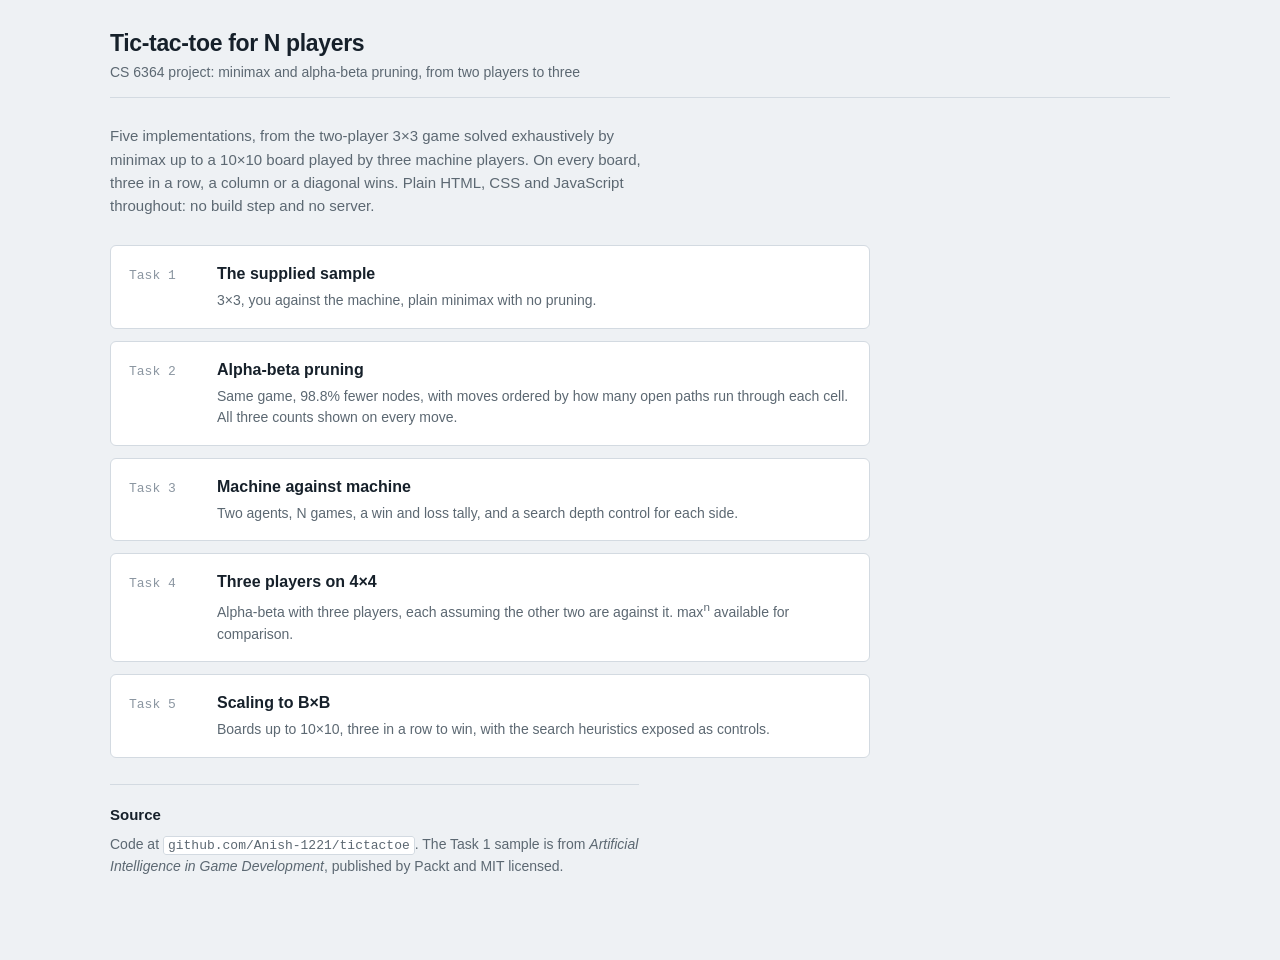
<file: index.html>
<!DOCTYPE html>
<html lang="en">
<head>
<meta charset="utf-8">
<meta name="viewport" content="width=device-width, initial-scale=1">
<title>Tic-Tac-Toe for N Players</title>
<link rel="stylesheet" href="shared/style.css">
<style>
  .tasks { display: grid; gap: 12px; max-width: 760px; }
  .tasks a {
    display: grid;
    grid-template-columns: 70px 1fr;
    gap: 18px;
    align-items: baseline;
    padding: 16px 18px;
    background: var(--panel);
    border: 1px solid var(--line);
    border-radius: 6px;
    text-decoration: none;
    color: inherit;
  }
  .tasks a:hover { border-color: var(--line-firm); }
  .tasks .no {
    font-family: var(--mono);
    font-size: 13px;
    color: var(--ink-faint);
  }
  .tasks h2 { margin: 0 0 3px; font-size: 16px; font-weight: 600; }
  .tasks p  { margin: 0; font-size: 14px; color: var(--ink-soft); }
  .lede { max-width: 66ch; color: var(--ink-soft); margin: 0 0 28px; }
</style>
</head>
<body>
<div class="wrap">

  <div class="masthead">
    <div>
      <h1>Tic-tac-toe for N players</h1>
      <p class="sub">CS 6364 project: minimax and alpha-beta pruning, from
        two players to three</p>
    </div>
  </div>

  <p class="lede">Five implementations, from the two-player 3&times;3 game
     solved exhaustively by minimax up to a 10&times;10 board played by three
     machine players. On every board, three in a row, a column or a diagonal
     wins. Plain HTML, CSS and JavaScript throughout: no build step and no
     server.</p>

  <div class="tasks">
    <a href="Task1/index.html">
      <span class="no">Task 1</span>
      <span>
        <h2>The supplied sample</h2>
        <p>3&times;3, you against the machine, plain minimax with no pruning.</p>
      </span>
    </a>
    <a href="Task2/index.html">
      <span class="no">Task 2</span>
      <span>
        <h2>Alpha-beta pruning</h2>
        <p>Same game, 98.8% fewer nodes, with moves ordered by how many open
           paths run through each cell. All three counts shown on every move.</p>
      </span>
    </a>
    <a href="Task3/index.html">
      <span class="no">Task 3</span>
      <span>
        <h2>Machine against machine</h2>
        <p>Two agents, N games, a win and loss tally, and a search depth
           control for each side.</p>
      </span>
    </a>
    <a href="Task4/index.html">
      <span class="no">Task 4</span>
      <span>
        <h2>Three players on 4&times;4</h2>
        <p>Alpha-beta with three players, each assuming the other two are
           against it. max<sup>n</sup> available for comparison.</p>
      </span>
    </a>
    <a href="Task5/index.html">
      <span class="no">Task 5</span>
      <span>
        <h2>Scaling to B&times;B</h2>
        <p>Boards up to 10&times;10, three in a row to win, with the search
           heuristics exposed as controls.</p>
      </span>
    </a>
  </div>

  <div class="notes">
    <h2>Source</h2>
    <p>Code at <code>github.com/Anish-1221/tictactoe</code>. The Task 1 sample
       is from <em>Artificial Intelligence in Game Development</em>, published
       by Packt and MIT licensed.</p>
  </div>

</div>
</body>
</html>
</file>
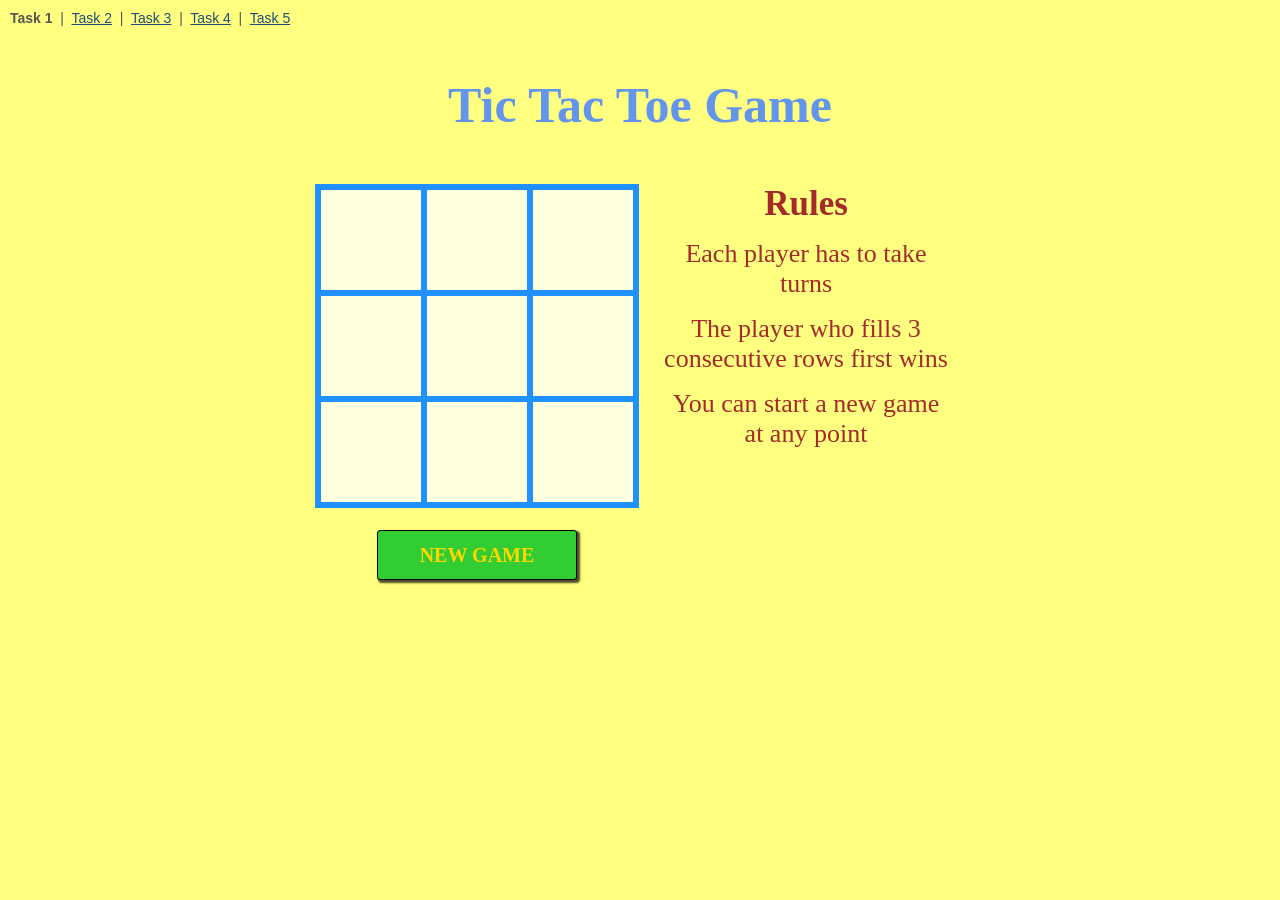
<file: Task1/index.html>
<!DOCTYPE html>
<html lang="en">
<head>
    <meta charset="utf-8">
    <meta name="viewport" content="width=device-width, initial-scale=1.0">
    <title>Task 1 - Supplied 3x3 Minimax Sample</title>
    <link rel="stylesheet" type="text/css" href="style.css">
</head>

<body>
    <p id="tasknav">
        <strong>Task 1</strong>
        &nbsp;|&nbsp; <a href="../Task2/index.html">Task 2</a>
        &nbsp;|&nbsp; <a href="../Task3/index.html">Task 3</a>
        &nbsp;|&nbsp; <a href="../Task4/index.html">Task 4</a>
        &nbsp;|&nbsp; <a href="../Task5/index.html">Task 5</a>
    </p>

    <header>
        <h1 id="head">Tic Tac Toe Game</h1>
    </header>

    <h1 id="result"></h1>

    <section id="game">
        <div id="tic">
            <canvas id="canvas1" width="100" height="100"></canvas>
            <canvas id="canvas2" width="100" height="100"></canvas>
            <canvas id="canvas3" width="100" height="100"></canvas>
            <br/>

            <canvas id="canvas4" width="100" height="100"></canvas>
            <canvas id="canvas5" width="100" height="100"></canvas>
            <canvas id="canvas6" width="100" height="100"></canvas>
            <br/>

            <canvas id="canvas7" width="100" height="100"></canvas>
            <canvas id="canvas8" width="100" height="100"></canvas>
            <canvas id="canvas9" width="100" height="100"></canvas>
            <center><button id="new">NEW GAME</button></center>
        </div>

        <div id="rules">
            <h2>Rules</h2>
            <p>Each player has to take turns</p>
            <p>The player who fills 3 consecutive rows first wins</p>
            <p>You can start a new game at any point</p>
        </div>
    </section>

    <script type="text/javascript" src="script.js"></script>
</body>
</html>
</file>
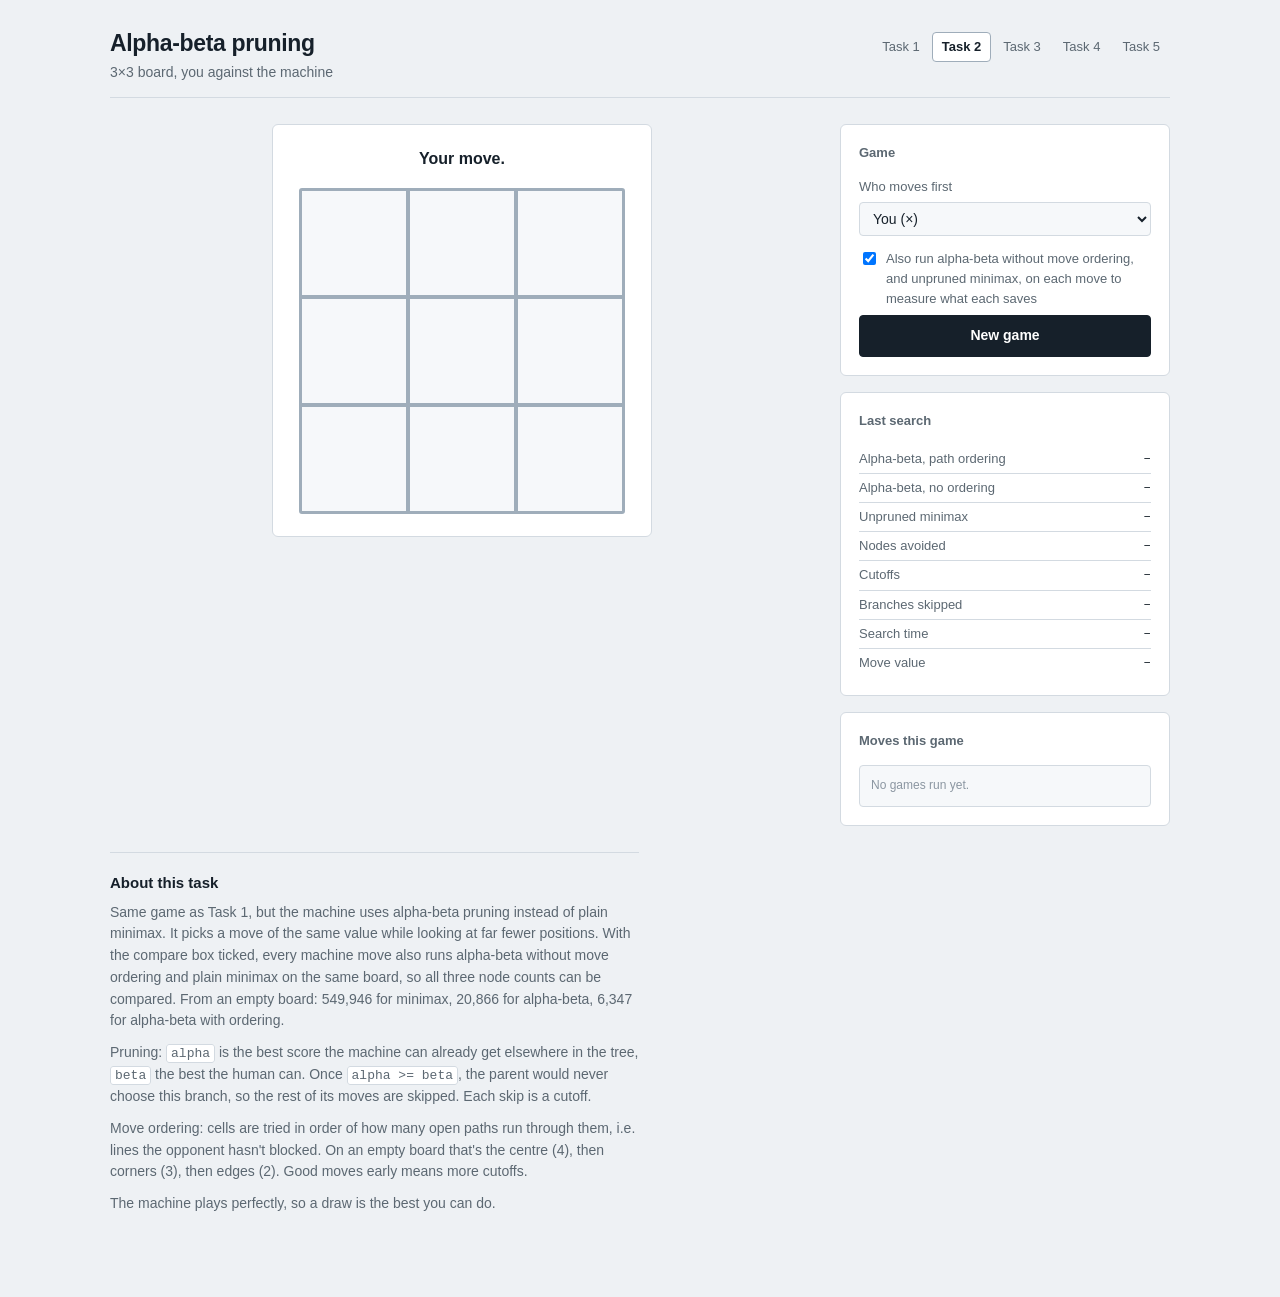
<file: Task2/index.html>
<!DOCTYPE html>
<html lang="en">
<head>
<meta charset="utf-8">
<meta name="viewport" content="width=device-width, initial-scale=1">
<title>Task 2 — Alpha-Beta Pruning</title>
<link rel="stylesheet" href="style.css">
</head>
<body>
<div class="wrap">

  <div class="masthead">
    <div>
      <h1>Alpha-beta pruning</h1>
      <p class="sub">3&times;3 board, you against the machine</p>
    </div>
    <div class="spacer"></div>
    <nav class="tasknav">
      <a href="../Task1/index.html">Task 1</a>
      <a href="../Task2/index.html" aria-current="page">Task 2</a>
      <a href="../Task3/index.html">Task 3</a>
      <a href="../Task4/index.html">Task 4</a>
      <a href="../Task5/index.html">Task 5</a>
    </nav>
  </div>

  <div class="layout">

    <div class="board-holder">
      <div class="status" id="status">Your move.</div>
      <div class="board" id="board"></div>
    </div>

    <div>
      <div class="panel">
        <h2>Game</h2>
        <div class="field">
          <label for="first">Who moves first</label>
          <select id="first">
            <option value="human" selected>You (&times;)</option>
            <option value="machine">Machine (&#9675;)</option>
          </select>
        </div>
        <div class="field" style="margin-bottom:6px">
          <label style="display:flex;gap:7px;align-items:flex-start;cursor:pointer">
            <input type="checkbox" id="compare" checked style="margin-top:3px">
            <span>Also run alpha-beta without move ordering, and unpruned
                  minimax, on each move to measure what each saves</span>
          </label>
        </div>
        <button class="action" id="newgame">New game</button>
      </div>

      <div class="panel">
        <h2>Last search</h2>
        <table class="readout">
          <tr><th>Alpha-beta, path ordering</th><td id="ab-nodes">&ndash;</td></tr>
          <tr><th>Alpha-beta, no ordering</th><td id="un-nodes">&ndash;</td></tr>
          <tr><th>Unpruned minimax</th><td id="mm-nodes">&ndash;</td></tr>
          <tr><th>Nodes avoided</th><td id="saved">&ndash;</td></tr>
          <tr><th>Cutoffs</th><td id="cutoffs">&ndash;</td></tr>
          <tr><th>Branches skipped</th><td id="skipped">&ndash;</td></tr>
          <tr><th>Search time</th><td id="ms">&ndash;</td></tr>
          <tr><th>Move value</th><td id="score">&ndash;</td></tr>
        </table>
      </div>

      <div class="panel">
        <h2>Moves this game</h2>
        <div class="log" id="log"></div>
      </div>
    </div>
  </div>

  <div class="notes">
    <h2>About this task</h2>
    <p>Same game as Task 1, but the machine uses alpha-beta pruning instead of
       plain minimax. It picks a move of the same value while looking at far
       fewer positions. With the compare box ticked, every machine move also
       runs alpha-beta without move ordering and plain minimax on the same
       board, so all three node counts can be compared. From an empty board:
       549,946 for minimax, 20,866 for alpha-beta, 6,347 for alpha-beta with
       ordering.</p>
    <p>Pruning: <code>alpha</code> is the best score the machine can already
       get elsewhere in the tree, <code>beta</code> the best the human can.
       Once <code>alpha &gt;= beta</code>, the parent would never choose this
       branch, so the rest of its moves are skipped. Each skip is a cutoff.</p>
    <p>Move ordering: cells are tried in order of how many open paths run
       through them, i.e. lines the opponent hasn't blocked. On an empty board
       that's the centre (4), then corners (3), then edges (2). Good moves
       early means more cutoffs.</p>
    <p>The machine plays perfectly, so a draw is the best you can do.</p>
  </div>

</div>
<script src="engine.js"></script>
<script src="app.js"></script>
</body>
</html>
</file>
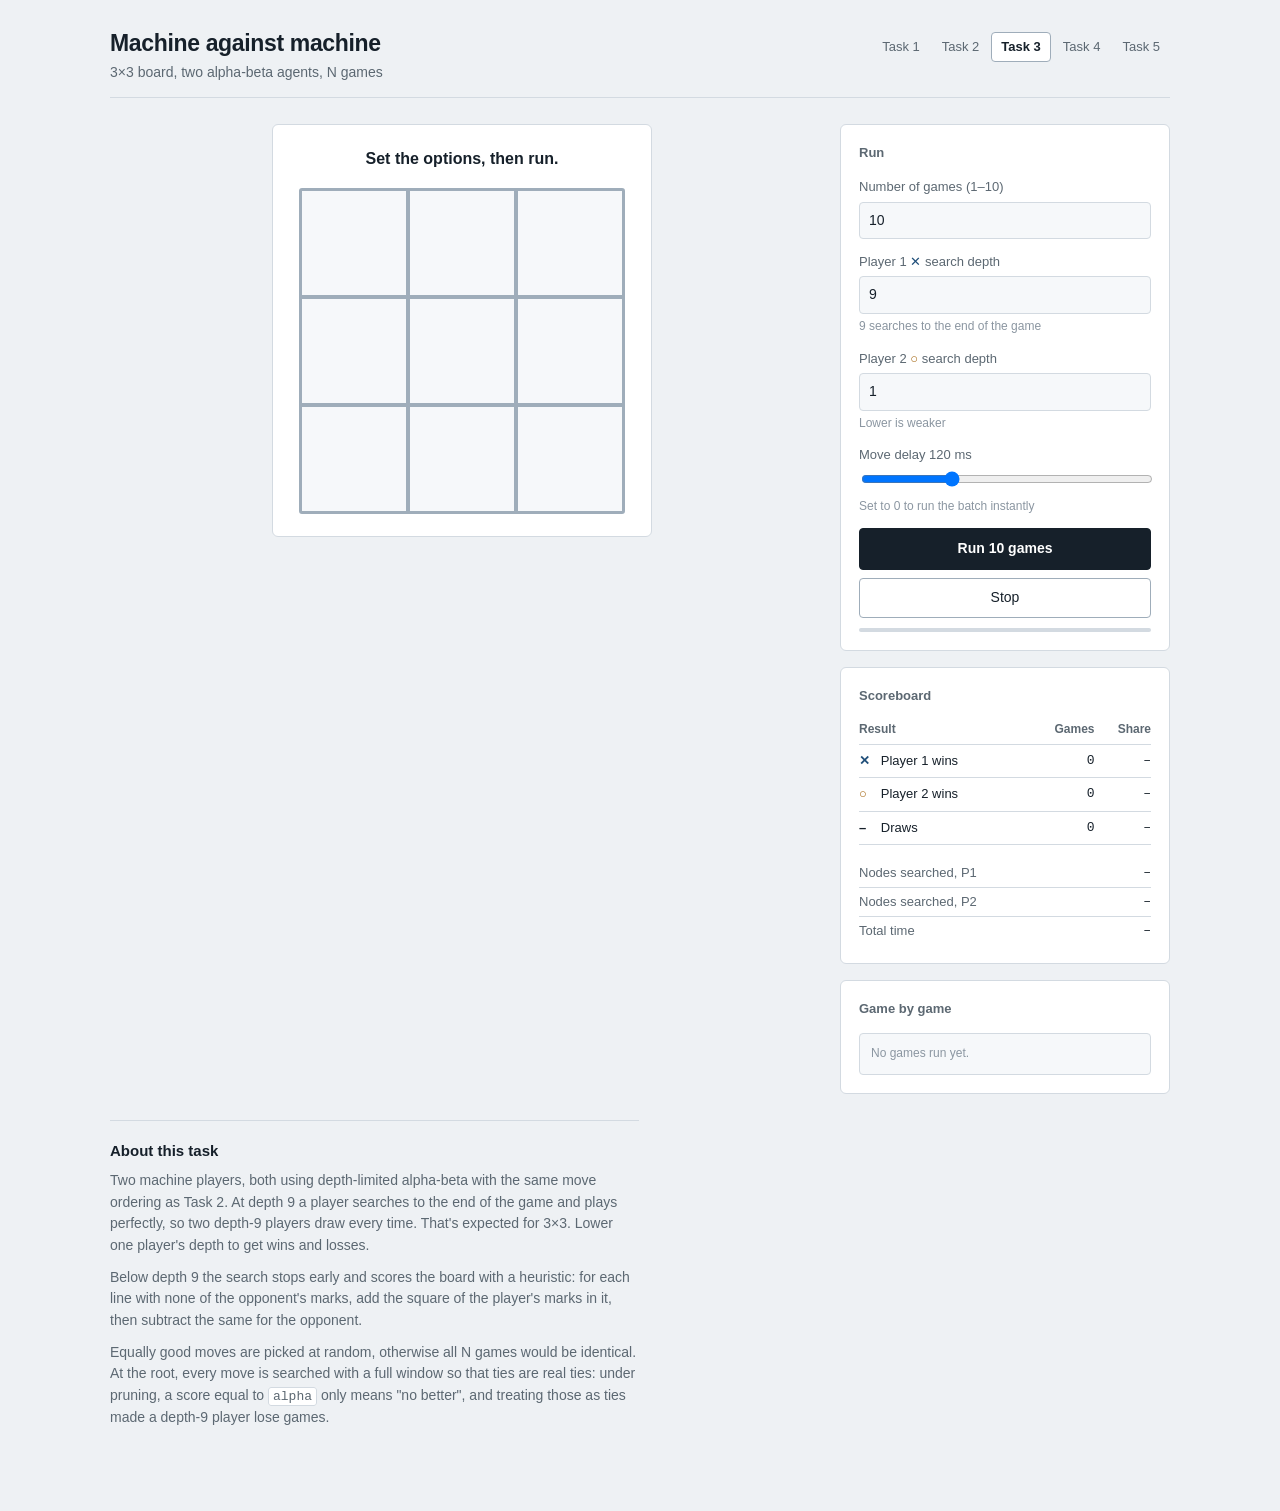
<file: Task3/index.html>
<!DOCTYPE html>
<html lang="en">
<head>
<meta charset="utf-8">
<meta name="viewport" content="width=device-width, initial-scale=1">
<title>Task 3 — Machine vs Machine</title>
<link rel="stylesheet" href="style.css">
</head>
<body>
<div class="wrap">

  <div class="masthead">
    <div>
      <h1>Machine against machine</h1>
      <p class="sub">3&times;3 board, two alpha-beta agents, N games</p>
    </div>
    <div class="spacer"></div>
    <nav class="tasknav">
      <a href="../Task1/index.html">Task 1</a>
      <a href="../Task2/index.html">Task 2</a>
      <a href="../Task3/index.html" aria-current="page">Task 3</a>
      <a href="../Task4/index.html">Task 4</a>
      <a href="../Task5/index.html">Task 5</a>
    </nav>
  </div>

  <div class="layout">

    <div class="board-holder">
      <div class="status" id="status">Set the options, then run.</div>
      <div class="board" id="board"></div>
    </div>

    <div>
      <div class="panel">
        <h2>Run</h2>
        <div class="field">
          <label for="games">Number of games (1&ndash;10)</label>
          <input type="number" id="games" min="1" max="10" value="10">
        </div>
        <div class="field">
          <label for="d1">Player 1 <span style="color:var(--p1)">&#10005;</span>
            search depth</label>
          <input type="number" id="d1" min="1" max="9" value="9">
          <div class="hint">9 searches to the end of the game</div>
        </div>
        <div class="field">
          <label for="d2">Player 2 <span style="color:var(--p2)">&#9675;</span>
            search depth</label>
          <input type="number" id="d2" min="1" max="9" value="1">
          <div class="hint">Lower is weaker</div>
        </div>
        <div class="field">
          <label for="delay">Move delay <span id="delayval">120 ms</span></label>
          <input type="range" id="delay" min="0" max="400" step="20" value="120">
          <div class="hint">Set to 0 to run the batch instantly</div>
        </div>
        <button class="action" id="run">Run 10 games</button>
        <button class="quiet" id="stop" disabled>Stop</button>
        <div class="progress"><i id="bar"></i></div>
      </div>

      <div class="panel">
        <h2>Scoreboard</h2>
        <table class="score">
          <tr><th>Result</th><th class="n">Games</th><th class="n">Share</th></tr>
          <tr class="r1">
            <td><span class="glyph">&#10005;</span> Player 1 wins</td>
            <td class="n" id="w1">0</td><td class="n" id="p1pct">&ndash;</td>
          </tr>
          <tr class="r2">
            <td><span class="glyph">&#9675;</span> Player 2 wins</td>
            <td class="n" id="w2">0</td><td class="n" id="p2pct">&ndash;</td>
          </tr>
          <tr>
            <td><span class="glyph">&ndash;</span> Draws</td>
            <td class="n" id="wd">0</td><td class="n" id="dpct">&ndash;</td>
          </tr>
        </table>
        <table class="readout" style="margin-top:14px">
          <tr><th>Nodes searched, P1</th><td id="n1">&ndash;</td></tr>
          <tr><th>Nodes searched, P2</th><td id="n2">&ndash;</td></tr>
          <tr><th>Total time</th><td id="ttime">&ndash;</td></tr>
        </table>
      </div>

      <div class="panel">
        <h2>Game by game</h2>
        <div class="log" id="log"></div>
      </div>
    </div>
  </div>

  <div class="notes">
    <h2>About this task</h2>
    <p>Two machine players, both using depth-limited alpha-beta with the same
       move ordering as Task 2. At depth 9 a player searches to the end of the
       game and plays perfectly, so two depth-9 players draw every time. That's
       expected for 3&times;3. Lower one player's depth to get wins and losses.</p>
    <p>Below depth 9 the search stops early and scores the board with a
       heuristic: for each line with none of the opponent's marks, add the
       square of the player's marks in it, then subtract the same for the
       opponent.</p>
    <p>Equally good moves are picked at random, otherwise all N games would
       be identical. At the root, every move is searched with a full window so
       that ties are real ties: under pruning, a score equal to
       <code>alpha</code> only means "no better", and treating those as ties
       made a depth-9 player lose games.</p>
  </div>

</div>
<script src="engine.js"></script>
<script src="app.js"></script>
</body>
</html>
</file>
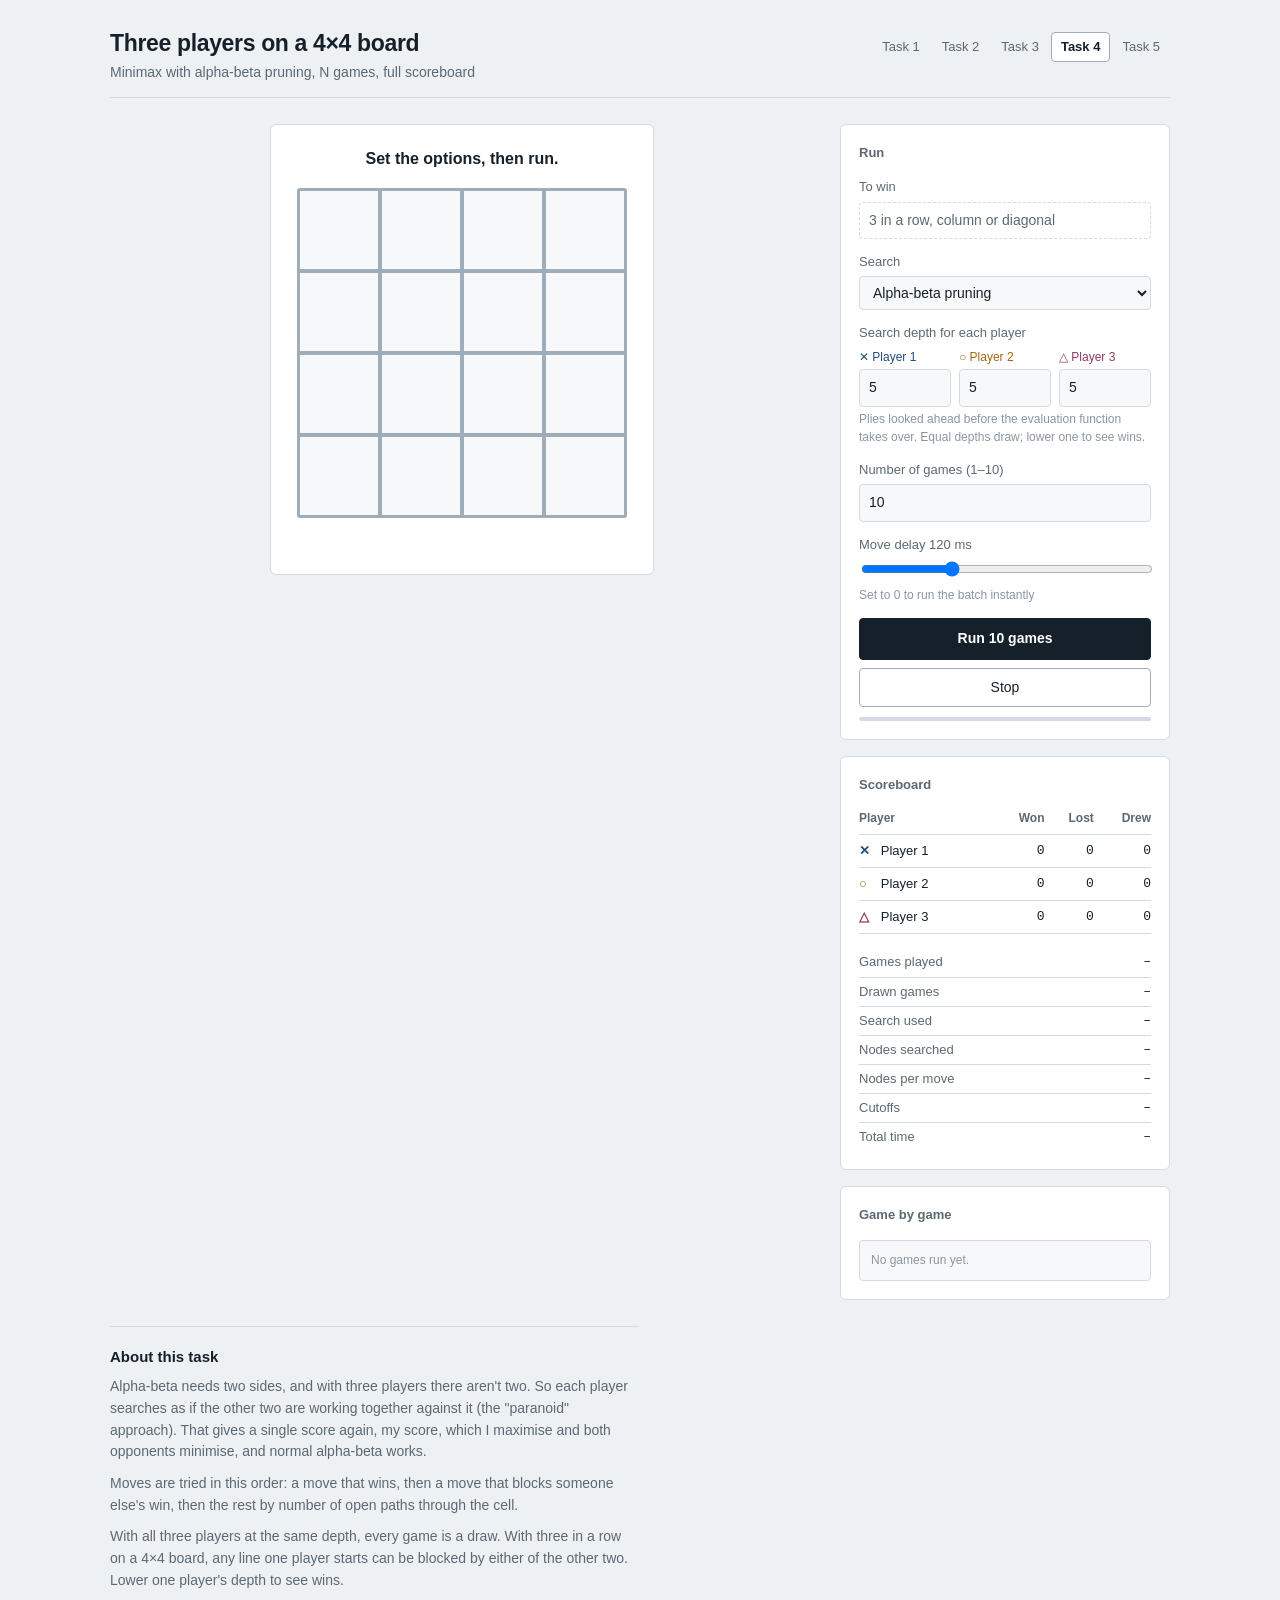
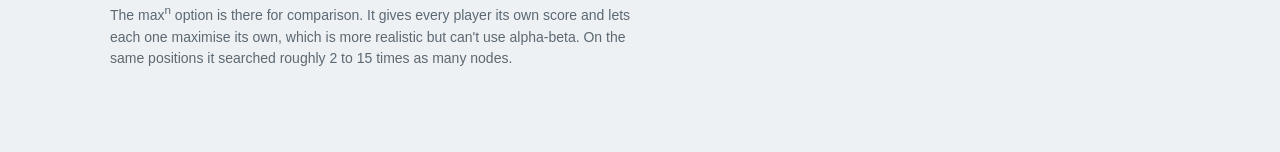
<file: Task4/index.html>
<!DOCTYPE html>
<html lang="en">
<head>
<meta charset="utf-8">
<meta name="viewport" content="width=device-width, initial-scale=1">
<title>Task 4 — 4×4, Three Machine Players</title>
<link rel="stylesheet" href="style.css">
</head>
<body>
<div class="wrap">

  <div class="masthead">
    <div>
      <h1>Three players on a 4&times;4 board</h1>
      <p class="sub">Minimax with alpha-beta pruning, N games, full scoreboard</p>
    </div>
    <div class="spacer"></div>
    <nav class="tasknav">
      <a href="../Task1/index.html">Task 1</a>
      <a href="../Task2/index.html">Task 2</a>
      <a href="../Task3/index.html">Task 3</a>
      <a href="../Task4/index.html" aria-current="page">Task 4</a>
      <a href="../Task5/index.html">Task 5</a>
    </nav>
  </div>

  <div class="layout">

    <div class="board-holder">
      <div class="status" id="status">Set the options, then run.</div>
      <div class="board" id="board"></div>
      <div id="warn" class="hint" style="color:var(--p2);min-height:18px"></div>
    </div>

    <div>
      <div class="panel">
        <h2>Run</h2>
        <div class="field">
          <label>To win</label>
          <div class="fixed">3 in a row, column or diagonal</div>
        </div>
        <div class="field">
          <label for="method">Search</label>
          <select id="method">
            <option value="alphabeta" selected>Alpha-beta pruning</option>
            <option value="maxn">max&#8319;, no pruning (for comparison)</option>
          </select>
        </div>
        <div class="field">
          <label>Search depth for each player</label>
          <div class="trio">
            <label><span class="who p1">&#10005; Player 1</span>
              <input type="number" id="d1" min="1" max="7" value="5"></label>
            <label><span class="who p2">&#9675; Player 2</span>
              <input type="number" id="d2" min="1" max="7" value="5"></label>
            <label><span class="who p3">&#9651; Player 3</span>
              <input type="number" id="d3" min="1" max="7" value="5"></label>
          </div>
          <div class="hint">Plies looked ahead before the evaluation function
            takes over. Equal depths draw; lower one to see wins.</div>
        </div>
        <div class="field">
          <label for="games">Number of games (1&ndash;10)</label>
          <input type="number" id="games" min="1" max="10" value="10">
        </div>
        <div class="field">
          <label for="delay">Move delay <span id="delayval">120 ms</span></label>
          <input type="range" id="delay" min="0" max="400" step="20" value="120">
          <div class="hint">Set to 0 to run the batch instantly</div>
        </div>
        <button class="action" id="run">Run 10 games</button>
        <button class="quiet" id="stop" disabled>Stop</button>
        <div class="progress"><i id="bar"></i></div>
      </div>

      <div class="panel">
        <h2>Scoreboard</h2>
        <table class="score">
          <tr>
            <th>Player</th><th class="n">Won</th>
            <th class="n">Lost</th><th class="n">Drew</th>
          </tr>
          <tr class="r1">
            <td><span class="glyph">&#10005;</span> Player 1</td>
            <td class="n" id="w1">0</td><td class="n" id="l1">0</td>
            <td class="n" id="dr1">0</td>
          </tr>
          <tr class="r2">
            <td><span class="glyph">&#9675;</span> Player 2</td>
            <td class="n" id="w2">0</td><td class="n" id="l2">0</td>
            <td class="n" id="dr2">0</td>
          </tr>
          <tr class="r3">
            <td><span class="glyph">&#9651;</span> Player 3</td>
            <td class="n" id="w3">0</td><td class="n" id="l3">0</td>
            <td class="n" id="dr3">0</td>
          </tr>
        </table>
        <table class="readout" style="margin-top:14px">
          <tr><th>Games played</th><td id="played">&ndash;</td></tr>
          <tr><th>Drawn games</th><td id="draws">&ndash;</td></tr>
          <tr><th>Search used</th><td id="used">&ndash;</td></tr>
          <tr><th>Nodes searched</th><td id="nodes">&ndash;</td></tr>
          <tr><th>Nodes per move</th><td id="permove">&ndash;</td></tr>
          <tr><th>Cutoffs</th><td id="cutoffs">&ndash;</td></tr>
          <tr><th>Total time</th><td id="ttime">&ndash;</td></tr>
        </table>
      </div>

      <div class="panel">
        <h2>Game by game</h2>
        <div class="log" id="log"></div>
      </div>
    </div>
  </div>

  <div class="notes">
    <h2>About this task</h2>
    <p>Alpha-beta needs two sides, and with three players there aren't two.
       So each player searches as if the other two are working together
       against it (the "paranoid" approach). That gives a single score again,
       my score, which I maximise and both opponents minimise, and normal
       alpha-beta works.</p>
    <p>Moves are tried in this order: a move that wins, then a move that
       blocks someone else's win, then the rest by number of open paths
       through the cell.</p>
    <p>With all three players at the same depth, every game is a draw. With
       three in a row on a 4&times;4 board, any line one player starts can be
       blocked by either of the other two. Lower one player's depth to see
       wins.</p>
    <p>The max<sup>n</sup> option is there for comparison. It gives every
       player its own score and lets each one maximise its own, which is more
       realistic but can't use alpha-beta. On the same positions it searched
       roughly 2 to 15 times as many nodes.</p>
  </div>

</div>
<script src="engine.js"></script>
<script src="app.js"></script>
</body>
</html>
</file>
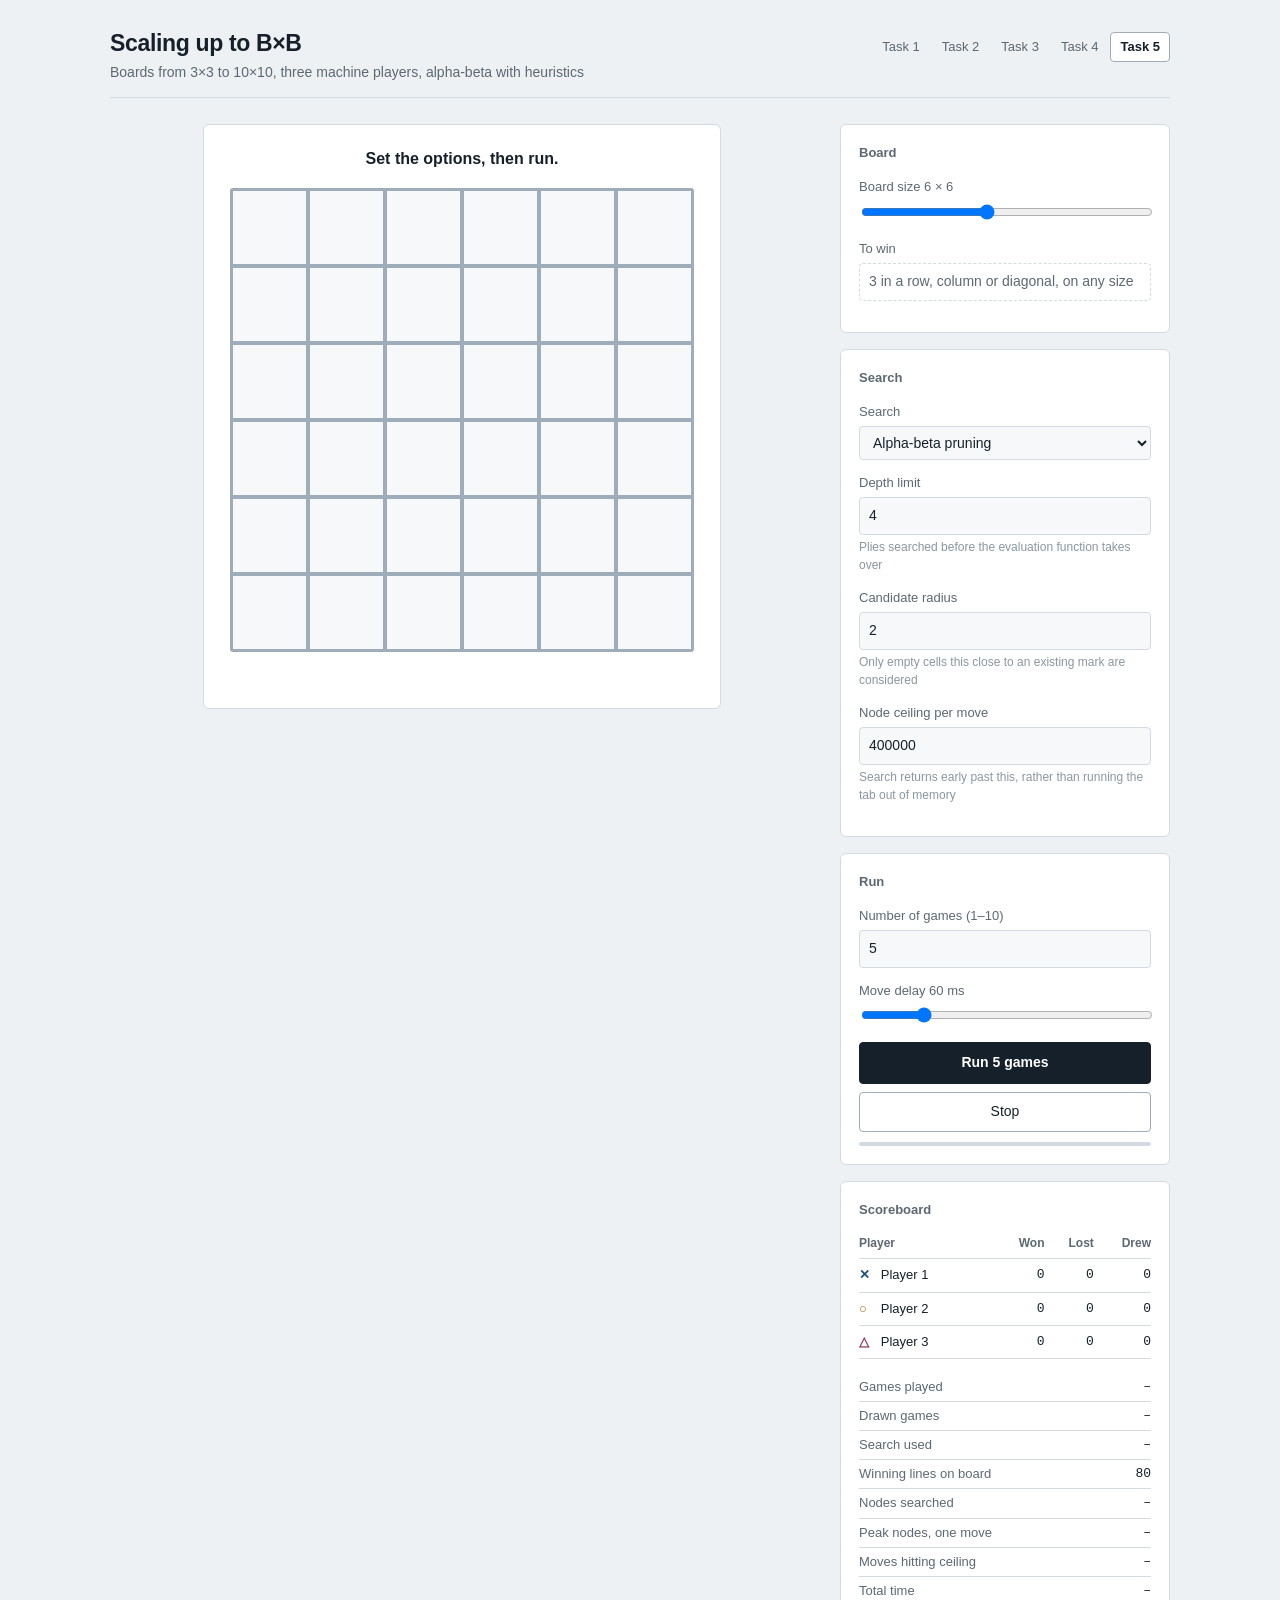
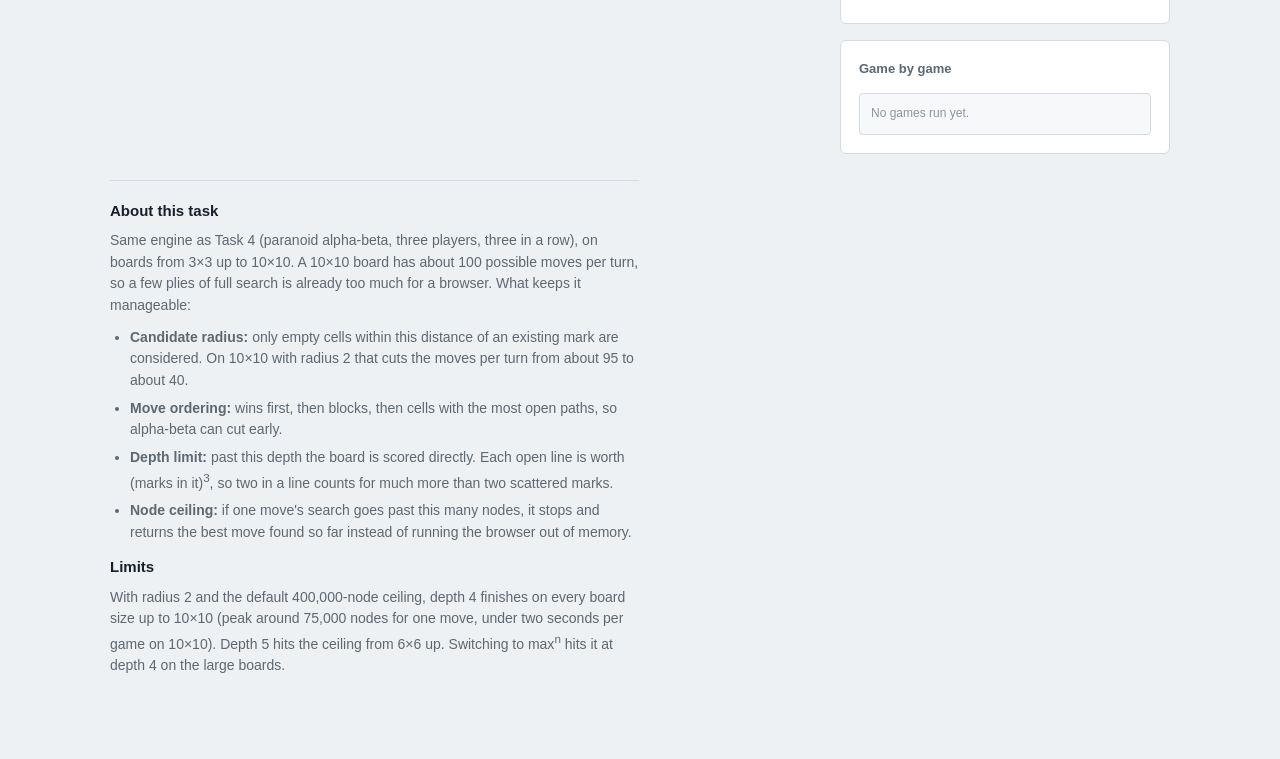
<file: Task5/index.html>
<!DOCTYPE html>
<html lang="en">
<head>
<meta charset="utf-8">
<meta name="viewport" content="width=device-width, initial-scale=1">
<title>Task 5 — B×B Board, Three Machine Players</title>
<link rel="stylesheet" href="style.css">
</head>
<body>
<div class="wrap">

  <div class="masthead">
    <div>
      <h1>Scaling up to B&times;B</h1>
      <p class="sub">Boards from 3&times;3 to 10&times;10, three machine
        players, alpha-beta with heuristics</p>
    </div>
    <div class="spacer"></div>
    <nav class="tasknav">
      <a href="../Task1/index.html">Task 1</a>
      <a href="../Task2/index.html">Task 2</a>
      <a href="../Task3/index.html">Task 3</a>
      <a href="../Task4/index.html">Task 4</a>
      <a href="../Task5/index.html" aria-current="page">Task 5</a>
    </nav>
  </div>

  <div class="layout">

    <div class="board-holder">
      <div class="status" id="status">Set the options, then run.</div>
      <div class="board" id="board"></div>
      <div id="warn" class="hint" style="color:var(--p2);min-height:18px;
           max-width:460px;text-align:center"></div>
    </div>

    <div>
      <div class="panel">
        <h2>Board</h2>
        <div class="field">
          <label for="size">Board size <span id="sizeval">6 &times; 6</span></label>
          <input type="range" id="size" min="3" max="10" step="1" value="6">
        </div>
        <div class="field">
          <label>To win</label>
          <div class="fixed">3 in a row, column or diagonal, on any size</div>
        </div>
      </div>

      <div class="panel">
        <h2>Search</h2>
        <div class="field">
          <label for="method">Search</label>
          <select id="method">
            <option value="alphabeta" selected>Alpha-beta pruning</option>
            <option value="maxn">max&#8319;, no pruning (for comparison)</option>
          </select>
        </div>
        <div class="field">
          <label for="depth">Depth limit</label>
          <input type="number" id="depth" min="1" max="6" value="4">
          <div class="hint">Plies searched before the evaluation function
            takes over</div>
        </div>
        <div class="field">
          <label for="radius">Candidate radius</label>
          <input type="number" id="radius" min="1" max="4" value="2">
          <div class="hint">Only empty cells this close to an existing mark
            are considered</div>
        </div>
        <div class="field">
          <label for="budget">Node ceiling per move</label>
          <input type="number" id="budget" min="10000" max="5000000"
                 step="10000" value="400000">
          <div class="hint">Search returns early past this, rather than
            running the tab out of memory</div>
        </div>
      </div>

      <div class="panel">
        <h2>Run</h2>
        <div class="field">
          <label for="games">Number of games (1&ndash;10)</label>
          <input type="number" id="games" min="1" max="10" value="5">
        </div>
        <div class="field">
          <label for="delay">Move delay <span id="delayval">60 ms</span></label>
          <input type="range" id="delay" min="0" max="300" step="20" value="60">
        </div>
        <button class="action" id="run">Run 5 games</button>
        <button class="quiet" id="stop" disabled>Stop</button>
        <div class="progress"><i id="bar"></i></div>
      </div>

      <div class="panel">
        <h2>Scoreboard</h2>
        <table class="score">
          <tr>
            <th>Player</th><th class="n">Won</th>
            <th class="n">Lost</th><th class="n">Drew</th>
          </tr>
          <tr class="r1">
            <td><span class="glyph">&#10005;</span> Player 1</td>
            <td class="n" id="w1">0</td><td class="n" id="l1">0</td>
            <td class="n" id="d1">0</td>
          </tr>
          <tr class="r2">
            <td><span class="glyph">&#9675;</span> Player 2</td>
            <td class="n" id="w2">0</td><td class="n" id="l2">0</td>
            <td class="n" id="d2">0</td>
          </tr>
          <tr class="r3">
            <td><span class="glyph">&#9651;</span> Player 3</td>
            <td class="n" id="w3">0</td><td class="n" id="l3">0</td>
            <td class="n" id="d3">0</td>
          </tr>
        </table>
        <table class="readout" style="margin-top:14px">
          <tr><th>Games played</th><td id="played">&ndash;</td></tr>
          <tr><th>Drawn games</th><td id="draws">&ndash;</td></tr>
          <tr><th>Search used</th><td id="used">&ndash;</td></tr>
          <tr><th>Winning lines on board</th><td id="nlines">&ndash;</td></tr>
          <tr><th>Nodes searched</th><td id="nodes">&ndash;</td></tr>
          <tr><th>Peak nodes, one move</th><td id="peak">&ndash;</td></tr>
          <tr><th>Moves hitting ceiling</th><td id="hits">&ndash;</td></tr>
          <tr><th>Total time</th><td id="ttime">&ndash;</td></tr>
        </table>
      </div>

      <div class="panel">
        <h2>Game by game</h2>
        <div class="log" id="log"></div>
      </div>
    </div>
  </div>

  <div class="notes">
    <h2>About this task</h2>
    <p>Same engine as Task 4 (paranoid alpha-beta, three players, three in a
       row), on boards from 3&times;3 up to 10&times;10. A 10&times;10 board has
       about 100 possible moves per turn, so a few plies of full search is
       already too much for a browser. What keeps it manageable:</p>
    <ul>
      <li><strong>Candidate radius:</strong> only empty cells within this
          distance of an existing mark are considered. On 10&times;10 with
          radius 2 that cuts the moves per turn from about 95 to about 40.</li>
      <li><strong>Move ordering:</strong> wins first, then blocks, then cells
          with the most open paths, so alpha-beta can cut early.</li>
      <li><strong>Depth limit:</strong> past this depth the board is scored
          directly. Each open line is worth (marks in it)<sup>3</sup>, so two
          in a line counts for much more than two scattered marks.</li>
      <li><strong>Node ceiling:</strong> if one move's search goes past this
          many nodes, it stops and returns the best move found so far instead
          of running the browser out of memory.</li>
    </ul>
    <h2>Limits</h2>
    <p>With radius 2 and the default 400,000-node ceiling, depth 4 finishes on
       every board size up to 10&times;10 (peak around 75,000 nodes for one
       move, under two seconds per game on 10&times;10). Depth 5 hits the ceiling
       from 6&times;6 up. Switching to max<sup>n</sup> hits it at depth 4 on
       the large boards.</p>
  </div>

</div>
<script src="engine.js"></script>
<script src="app.js"></script>
</body>
</html>
</file>
<file: shared/style.css>
/* Shared styles for Tasks 2 to 5 (Task 1 keeps its original CSS).
   Copied into each task folder so each one works on its own. */

:root {
  color-scheme: light dark;
  --ground:      #eef1f4;
  --panel:       #ffffff;
  --panel-sunk:  #f6f8fa;
  --line:        #d3dae1;
  --line-firm:   #9fadba;
  --ink:         #16202a;
  --ink-soft:    #5c6872;
  --ink-faint:   #8b96a1;
  --ink-hover:   #000000;

  /* players: colour plus a distinct glyph, so colour is never the only cue */
  --p1: #1f4e79;
  --p2: #a3650f;
  --p3: #8e3a63;
  --p1-wash: #e3ecf5;
  --p2-wash: #f7eedd;
  --p3-wash: #f6e6ee;

  --sans: ui-sans-serif, -apple-system, BlinkMacSystemFont, "Segoe UI",
          Roboto, Helvetica, Arial, sans-serif;
  --mono: ui-monospace, SFMono-Regular, Menlo, Consolas, "Liberation Mono",
          monospace;
}

@media (prefers-color-scheme: dark) {
  :root {
    --ground:     #191e24;
    --panel:      #222930;
    --panel-sunk: #1d232a;
    --line:       #39424c;
    --line-firm:  #5a6672;
    --ink:        #e7ecf1;
    --ink-soft:   #a9b4bf;
    --ink-faint:  #7d8894;
    --ink-hover:  #ffffff;
    --p1: #7fb2e5;
    --p2: #e0a750;
    --p3: #d980ac;
    --p1-wash: #1e2d3c;
    --p2-wash: #332a19;
    --p3-wash: #321f2a;
  }
}

* { box-sizing: border-box; }

body {
  margin: 0;
  padding: 0 20px 72px;
  background: var(--ground);
  color: var(--ink);
  font-family: var(--sans);
  font-size: 15px;
  line-height: 1.55;
  -webkit-font-smoothing: antialiased;
}

.wrap { max-width: 1060px; margin: 0 auto; }

/* ---- masthead ------------------------------------------------- */

.masthead {
  display: flex;
  flex-wrap: wrap;
  align-items: baseline;
  gap: 8px 18px;
  padding: 26px 0 14px;
  border-bottom: 1px solid var(--line);
  margin-bottom: 26px;
}

.masthead h1 {
  margin: 0;
  font-size: 23px;
  font-weight: 650;
  letter-spacing: -0.015em;
}

.masthead .sub {
  margin: 0;
  color: var(--ink-soft);
  font-size: 14px;
}

.masthead .spacer { flex: 1 1 auto; }

.tasknav {
  display: flex;
  gap: 2px;
  font-size: 13px;
}

.tasknav a {
  padding: 4px 9px;
  border: 1px solid transparent;
  border-radius: 4px;
  color: var(--ink-soft);
  text-decoration: none;
}

.tasknav a:hover { background: var(--panel); border-color: var(--line); }

.tasknav a[aria-current="page"] {
  background: var(--panel);
  border-color: var(--line-firm);
  color: var(--ink);
  font-weight: 600;
}

/* ---- two column layout ---------------------------------------- */

.layout {
  display: grid;
  grid-template-columns: minmax(0, 1fr) 330px;
  gap: 26px;
  align-items: start;
}

@media (max-width: 860px) {
  .layout { grid-template-columns: 1fr; }
}

/* ---- panels ---------------------------------------------------- */

.panel {
  background: var(--panel);
  border: 1px solid var(--line);
  border-radius: 6px;
  padding: 18px;
}

.panel + .panel { margin-top: 16px; }

.panel h2 {
  margin: 0 0 14px;
  font-size: 13px;
  font-weight: 650;
  color: var(--ink-soft);
}

/* ---- board ------------------------------------------------------ */

.board-holder {
  background: var(--panel);
  border: 1px solid var(--line);
  border-radius: 6px;
  padding: 22px 26px;
  display: flex;
  flex-direction: column;
  align-items: center;
  gap: 16px;
  justify-self: center;
  min-width: 340px;
}

.board {
  display: grid;
  gap: 4px;
  background: var(--line-firm);
  border: 3px solid var(--line-firm);
  border-radius: 3px;
  touch-action: manipulation;
}

.cell {
  background: var(--panel-sunk);
  border: 0;
  margin: 0;
  padding: 0;
  display: grid;
  place-items: center;
  font-family: var(--sans);
  font-weight: 600;
  color: var(--ink-faint);
  cursor: pointer;
  transition: background-color .12s ease;
}

.cell:disabled { cursor: default; }
.cell:hover:not(:disabled):not(.taken) { background: var(--p1-wash); }
.cell:focus-visible { outline: 3px solid var(--p1); outline-offset: -3px; }

.cell.p1 { color: var(--p1); background: var(--p1-wash); }
.cell.p2 { color: var(--p2); background: var(--p2-wash); }
.cell.p3 { color: var(--p3); background: var(--p3-wash); }

/* the cell the engine just chose, so you can follow its play */
.cell.just-played { box-shadow: inset 0 0 0 3px currentColor; }

/* cells forming the winning line */
.cell.winning { background: var(--ink); color: var(--panel); }

@media (prefers-reduced-motion: reduce) {
  .cell { transition: none; }
}

/* ---- status line ------------------------------------------------ */

.status {
  font-size: 16px;
  min-height: 24px;
  text-align: center;
  font-weight: 550;
}

.status .who-p1 { color: var(--p1); }
.status .who-p2 { color: var(--p2); }
.status .who-p3 { color: var(--p3); }

/* ---- controls --------------------------------------------------- */

.field { margin-bottom: 13px; }

.field label {
  display: block;
  font-size: 13px;
  color: var(--ink-soft);
  margin-bottom: 4px;
}

.field input[type="number"],
.field select {
  width: 100%;
  padding: 7px 9px;
  font: inherit;
  font-size: 14px;
  color: var(--ink);
  background: var(--panel-sunk);
  border: 1px solid var(--line);
  border-radius: 4px;
}

.field input[type="range"] { width: 100%; }

/* three small inputs side by side, one per player */
.trio { display: grid; grid-template-columns: repeat(3, 1fr); gap: 8px; }
.trio label { margin: 0; }
.trio .who { display: block; font-size: 12px; margin-bottom: 3px; }
.trio .who.p1 { color: var(--p1); }
.trio .who.p2 { color: var(--p2); }
.trio .who.p3 { color: var(--p3); }

/* a setting that is fixed by the rules rather than chosen */
.fixed {
  font-size: 14px;
  padding: 7px 9px;
  border: 1px dashed var(--line);
  border-radius: 4px;
  color: var(--ink-soft);
}

.field .hint {
  font-size: 12px;
  color: var(--ink-faint);
  margin-top: 3px;
}

button.action {
  width: 100%;
  padding: 9px 14px;
  font: inherit;
  font-size: 14px;
  font-weight: 600;
  color: var(--panel);
  background: var(--ink);
  border: 1px solid var(--ink);
  border-radius: 4px;
  cursor: pointer;
}

button.action:hover:not(:disabled) { background: var(--ink-hover); }
button.action:disabled { opacity: .45; cursor: default; }

button.quiet {
  width: 100%;
  padding: 8px 14px;
  margin-top: 8px;
  font: inherit;
  font-size: 14px;
  color: var(--ink);
  background: var(--panel);
  border: 1px solid var(--line-firm);
  border-radius: 4px;
  cursor: pointer;
}

button.quiet:hover { background: var(--panel-sunk); }

/* ---- readouts: monospace here is for column alignment of numbers,
        not decoration ---------------------------------------------- */

.readout { width: 100%; border-collapse: collapse; font-size: 13px; }

.readout th {
  text-align: left;
  font-weight: 400;
  color: var(--ink-soft);
  padding: 4px 0;
}

.readout td {
  text-align: right;
  font-family: var(--mono);
  font-variant-numeric: tabular-nums;
  font-size: 13px;
  padding: 4px 0;
}

.readout tr + tr th,
.readout tr + tr td { border-top: 1px solid var(--line); }

/* ---- scoreboard -------------------------------------------------- */

.score { width: 100%; border-collapse: collapse; font-size: 13px; }

.score th {
  text-align: left;
  font-weight: 600;
  color: var(--ink-soft);
  font-size: 12px;
  padding: 0 0 6px;
  border-bottom: 1px solid var(--line);
}

.score th.n, .score td.n { text-align: right; }

.score td {
  padding: 6px 0;
  border-bottom: 1px solid var(--line);
}

.score td.n {
  font-family: var(--mono);
  font-variant-numeric: tabular-nums;
}

.score .glyph {
  display: inline-block;
  width: 1.4em;
  font-weight: 700;
}

.score .r1 .glyph { color: var(--p1); }
.score .r2 .glyph { color: var(--p2); }
.score .r3 .glyph { color: var(--p3); }

/* ---- game log ----------------------------------------------------- */

.log {
  max-height: 190px;
  overflow-y: auto;
  overflow-x: auto;
  font-family: var(--mono);
  font-size: 12px;
  line-height: 1.7;
  color: var(--ink-soft);
  background: var(--panel-sunk);
  border: 1px solid var(--line);
  border-radius: 4px;
  padding: 9px 11px;
  white-space: pre;
}

.log:empty::after {
  content: "No games run yet.";
  color: var(--ink-faint);
  font-family: var(--sans);
  white-space: normal;
}

/* ---- notes -------------------------------------------------------- */

.notes {
  margin-top: 26px;
  padding-top: 18px;
  border-top: 1px solid var(--line);
  color: var(--ink-soft);
  font-size: 14px;
  max-width: 68ch;
}

.notes h2 { font-size: 15px; color: var(--ink); margin: 0 0 8px; }
.notes p { margin: 0 0 10px; }
.notes ul { margin: 0 0 12px; padding-left: 20px; }
.notes li { margin-bottom: 6px; }
.notes code {
  font-family: var(--mono);
  font-size: 13px;
  background: var(--panel);
  border: 1px solid var(--line);
  border-radius: 3px;
  padding: 1px 4px;
}

.progress {
  height: 4px;
  background: var(--line);
  border-radius: 2px;
  overflow: hidden;
  margin-top: 10px;
}

.progress > i {
  display: block;
  height: 100%;
  width: 0;
  background: var(--p1);
  transition: width .15s linear;
}
</file>
<file: Task1/style.css>
* {
    padding: 0;
    margin: 0;
}

html { 
    background-color: #ffff80; 
}

header{
    text-align: center;
    margin: 50px;
	padding: 0; 
}

h1#head { 
    font-size: 50px;
    font-family: Cursive;
    color: cornflowerblue;
}

h1#result {
    font-size: 30px;
    font-family: Verdana;
    color: chocolate;
    text-align: center;
    margin-bottom: 30px;
}

canvas {
    border: 3px solid dodgerblue; 
    background-color: lightyellow;
    text-align: center;
	/* Added to join the canvases after we created the red strike throughts */
	display: block;
	float: left;
}

#game {
    position: relative;
    width: 650px; 
    height: 322px;
    margin: 0 auto;
}

#tic {
    position: relative;
    margin: 0 auto;
    width: 318px;
    height: 318px;
    display: inline-block;
    float: left;
	border: 3px solid dodgerblue; 
}

#rules {
    position: relative;
    width: 318px;
    height: 318px;
    text-align: center;
    display: inline-block;
    float: right;
}

p {
    font-size: 26px;
    margin: 15px;
    color: brown;
}

h2 {
    font-size: 35px;
    color: brown;
}

button {
    margin-top: 25px; 
    width: 200px;
    height: 50px;
    font-size: 20px;
    font-weight: bold;
    font-family: cursive;
    background-color: limegreen;
    color: gold;
    border: 1px solid black; 
	box-shadow: 2px 2px 2px 1px rgba(0, 0, 0, 0.7);
	border-radius: 3px;
}

canvas:hover {
    background-color: lightblue;
}

button:hover {
    background: green;
}
/* --- added for Task 1: navigation strip back to the other tasks --- */
#tasknav {
    font-family: Arial, Helvetica, sans-serif;
    font-size: 14px;
    color: #555;
    margin: 10px 0 0 10px;
}
#tasknav a { color: #1f4e79; }
</file>
<file: Task2/style.css>
/* Shared styles for Tasks 2 to 5 (Task 1 keeps its original CSS).
   Copied into each task folder so each one works on its own. */

:root {
  color-scheme: light dark;
  --ground:      #eef1f4;
  --panel:       #ffffff;
  --panel-sunk:  #f6f8fa;
  --line:        #d3dae1;
  --line-firm:   #9fadba;
  --ink:         #16202a;
  --ink-soft:    #5c6872;
  --ink-faint:   #8b96a1;
  --ink-hover:   #000000;

  /* players: colour plus a distinct glyph, so colour is never the only cue */
  --p1: #1f4e79;
  --p2: #a3650f;
  --p3: #8e3a63;
  --p1-wash: #e3ecf5;
  --p2-wash: #f7eedd;
  --p3-wash: #f6e6ee;

  --sans: ui-sans-serif, -apple-system, BlinkMacSystemFont, "Segoe UI",
          Roboto, Helvetica, Arial, sans-serif;
  --mono: ui-monospace, SFMono-Regular, Menlo, Consolas, "Liberation Mono",
          monospace;
}

@media (prefers-color-scheme: dark) {
  :root {
    --ground:     #191e24;
    --panel:      #222930;
    --panel-sunk: #1d232a;
    --line:       #39424c;
    --line-firm:  #5a6672;
    --ink:        #e7ecf1;
    --ink-soft:   #a9b4bf;
    --ink-faint:  #7d8894;
    --ink-hover:  #ffffff;
    --p1: #7fb2e5;
    --p2: #e0a750;
    --p3: #d980ac;
    --p1-wash: #1e2d3c;
    --p2-wash: #332a19;
    --p3-wash: #321f2a;
  }
}

* { box-sizing: border-box; }

body {
  margin: 0;
  padding: 0 20px 72px;
  background: var(--ground);
  color: var(--ink);
  font-family: var(--sans);
  font-size: 15px;
  line-height: 1.55;
  -webkit-font-smoothing: antialiased;
}

.wrap { max-width: 1060px; margin: 0 auto; }

/* ---- masthead ------------------------------------------------- */

.masthead {
  display: flex;
  flex-wrap: wrap;
  align-items: baseline;
  gap: 8px 18px;
  padding: 26px 0 14px;
  border-bottom: 1px solid var(--line);
  margin-bottom: 26px;
}

.masthead h1 {
  margin: 0;
  font-size: 23px;
  font-weight: 650;
  letter-spacing: -0.015em;
}

.masthead .sub {
  margin: 0;
  color: var(--ink-soft);
  font-size: 14px;
}

.masthead .spacer { flex: 1 1 auto; }

.tasknav {
  display: flex;
  gap: 2px;
  font-size: 13px;
}

.tasknav a {
  padding: 4px 9px;
  border: 1px solid transparent;
  border-radius: 4px;
  color: var(--ink-soft);
  text-decoration: none;
}

.tasknav a:hover { background: var(--panel); border-color: var(--line); }

.tasknav a[aria-current="page"] {
  background: var(--panel);
  border-color: var(--line-firm);
  color: var(--ink);
  font-weight: 600;
}

/* ---- two column layout ---------------------------------------- */

.layout {
  display: grid;
  grid-template-columns: minmax(0, 1fr) 330px;
  gap: 26px;
  align-items: start;
}

@media (max-width: 860px) {
  .layout { grid-template-columns: 1fr; }
}

/* ---- panels ---------------------------------------------------- */

.panel {
  background: var(--panel);
  border: 1px solid var(--line);
  border-radius: 6px;
  padding: 18px;
}

.panel + .panel { margin-top: 16px; }

.panel h2 {
  margin: 0 0 14px;
  font-size: 13px;
  font-weight: 650;
  color: var(--ink-soft);
}

/* ---- board ------------------------------------------------------ */

.board-holder {
  background: var(--panel);
  border: 1px solid var(--line);
  border-radius: 6px;
  padding: 22px 26px;
  display: flex;
  flex-direction: column;
  align-items: center;
  gap: 16px;
  justify-self: center;
  min-width: 340px;
}

.board {
  display: grid;
  gap: 4px;
  background: var(--line-firm);
  border: 3px solid var(--line-firm);
  border-radius: 3px;
  touch-action: manipulation;
}

.cell {
  background: var(--panel-sunk);
  border: 0;
  margin: 0;
  padding: 0;
  display: grid;
  place-items: center;
  font-family: var(--sans);
  font-weight: 600;
  color: var(--ink-faint);
  cursor: pointer;
  transition: background-color .12s ease;
}

.cell:disabled { cursor: default; }
.cell:hover:not(:disabled):not(.taken) { background: var(--p1-wash); }
.cell:focus-visible { outline: 3px solid var(--p1); outline-offset: -3px; }

.cell.p1 { color: var(--p1); background: var(--p1-wash); }
.cell.p2 { color: var(--p2); background: var(--p2-wash); }
.cell.p3 { color: var(--p3); background: var(--p3-wash); }

/* the cell the engine just chose, so you can follow its play */
.cell.just-played { box-shadow: inset 0 0 0 3px currentColor; }

/* cells forming the winning line */
.cell.winning { background: var(--ink); color: var(--panel); }

@media (prefers-reduced-motion: reduce) {
  .cell { transition: none; }
}

/* ---- status line ------------------------------------------------ */

.status {
  font-size: 16px;
  min-height: 24px;
  text-align: center;
  font-weight: 550;
}

.status .who-p1 { color: var(--p1); }
.status .who-p2 { color: var(--p2); }
.status .who-p3 { color: var(--p3); }

/* ---- controls --------------------------------------------------- */

.field { margin-bottom: 13px; }

.field label {
  display: block;
  font-size: 13px;
  color: var(--ink-soft);
  margin-bottom: 4px;
}

.field input[type="number"],
.field select {
  width: 100%;
  padding: 7px 9px;
  font: inherit;
  font-size: 14px;
  color: var(--ink);
  background: var(--panel-sunk);
  border: 1px solid var(--line);
  border-radius: 4px;
}

.field input[type="range"] { width: 100%; }

/* three small inputs side by side, one per player */
.trio { display: grid; grid-template-columns: repeat(3, 1fr); gap: 8px; }
.trio label { margin: 0; }
.trio .who { display: block; font-size: 12px; margin-bottom: 3px; }
.trio .who.p1 { color: var(--p1); }
.trio .who.p2 { color: var(--p2); }
.trio .who.p3 { color: var(--p3); }

/* a setting that is fixed by the rules rather than chosen */
.fixed {
  font-size: 14px;
  padding: 7px 9px;
  border: 1px dashed var(--line);
  border-radius: 4px;
  color: var(--ink-soft);
}

.field .hint {
  font-size: 12px;
  color: var(--ink-faint);
  margin-top: 3px;
}

button.action {
  width: 100%;
  padding: 9px 14px;
  font: inherit;
  font-size: 14px;
  font-weight: 600;
  color: var(--panel);
  background: var(--ink);
  border: 1px solid var(--ink);
  border-radius: 4px;
  cursor: pointer;
}

button.action:hover:not(:disabled) { background: var(--ink-hover); }
button.action:disabled { opacity: .45; cursor: default; }

button.quiet {
  width: 100%;
  padding: 8px 14px;
  margin-top: 8px;
  font: inherit;
  font-size: 14px;
  color: var(--ink);
  background: var(--panel);
  border: 1px solid var(--line-firm);
  border-radius: 4px;
  cursor: pointer;
}

button.quiet:hover { background: var(--panel-sunk); }

/* ---- readouts: monospace here is for column alignment of numbers,
        not decoration ---------------------------------------------- */

.readout { width: 100%; border-collapse: collapse; font-size: 13px; }

.readout th {
  text-align: left;
  font-weight: 400;
  color: var(--ink-soft);
  padding: 4px 0;
}

.readout td {
  text-align: right;
  font-family: var(--mono);
  font-variant-numeric: tabular-nums;
  font-size: 13px;
  padding: 4px 0;
}

.readout tr + tr th,
.readout tr + tr td { border-top: 1px solid var(--line); }

/* ---- scoreboard -------------------------------------------------- */

.score { width: 100%; border-collapse: collapse; font-size: 13px; }

.score th {
  text-align: left;
  font-weight: 600;
  color: var(--ink-soft);
  font-size: 12px;
  padding: 0 0 6px;
  border-bottom: 1px solid var(--line);
}

.score th.n, .score td.n { text-align: right; }

.score td {
  padding: 6px 0;
  border-bottom: 1px solid var(--line);
}

.score td.n {
  font-family: var(--mono);
  font-variant-numeric: tabular-nums;
}

.score .glyph {
  display: inline-block;
  width: 1.4em;
  font-weight: 700;
}

.score .r1 .glyph { color: var(--p1); }
.score .r2 .glyph { color: var(--p2); }
.score .r3 .glyph { color: var(--p3); }

/* ---- game log ----------------------------------------------------- */

.log {
  max-height: 190px;
  overflow-y: auto;
  overflow-x: auto;
  font-family: var(--mono);
  font-size: 12px;
  line-height: 1.7;
  color: var(--ink-soft);
  background: var(--panel-sunk);
  border: 1px solid var(--line);
  border-radius: 4px;
  padding: 9px 11px;
  white-space: pre;
}

.log:empty::after {
  content: "No games run yet.";
  color: var(--ink-faint);
  font-family: var(--sans);
  white-space: normal;
}

/* ---- notes -------------------------------------------------------- */

.notes {
  margin-top: 26px;
  padding-top: 18px;
  border-top: 1px solid var(--line);
  color: var(--ink-soft);
  font-size: 14px;
  max-width: 68ch;
}

.notes h2 { font-size: 15px; color: var(--ink); margin: 0 0 8px; }
.notes p { margin: 0 0 10px; }
.notes ul { margin: 0 0 12px; padding-left: 20px; }
.notes li { margin-bottom: 6px; }
.notes code {
  font-family: var(--mono);
  font-size: 13px;
  background: var(--panel);
  border: 1px solid var(--line);
  border-radius: 3px;
  padding: 1px 4px;
}

.progress {
  height: 4px;
  background: var(--line);
  border-radius: 2px;
  overflow: hidden;
  margin-top: 10px;
}

.progress > i {
  display: block;
  height: 100%;
  width: 0;
  background: var(--p1);
  transition: width .15s linear;
}
</file>
<file: Task3/style.css>
/* Shared styles for Tasks 2 to 5 (Task 1 keeps its original CSS).
   Copied into each task folder so each one works on its own. */

:root {
  color-scheme: light dark;
  --ground:      #eef1f4;
  --panel:       #ffffff;
  --panel-sunk:  #f6f8fa;
  --line:        #d3dae1;
  --line-firm:   #9fadba;
  --ink:         #16202a;
  --ink-soft:    #5c6872;
  --ink-faint:   #8b96a1;
  --ink-hover:   #000000;

  /* players: colour plus a distinct glyph, so colour is never the only cue */
  --p1: #1f4e79;
  --p2: #a3650f;
  --p3: #8e3a63;
  --p1-wash: #e3ecf5;
  --p2-wash: #f7eedd;
  --p3-wash: #f6e6ee;

  --sans: ui-sans-serif, -apple-system, BlinkMacSystemFont, "Segoe UI",
          Roboto, Helvetica, Arial, sans-serif;
  --mono: ui-monospace, SFMono-Regular, Menlo, Consolas, "Liberation Mono",
          monospace;
}

@media (prefers-color-scheme: dark) {
  :root {
    --ground:     #191e24;
    --panel:      #222930;
    --panel-sunk: #1d232a;
    --line:       #39424c;
    --line-firm:  #5a6672;
    --ink:        #e7ecf1;
    --ink-soft:   #a9b4bf;
    --ink-faint:  #7d8894;
    --ink-hover:  #ffffff;
    --p1: #7fb2e5;
    --p2: #e0a750;
    --p3: #d980ac;
    --p1-wash: #1e2d3c;
    --p2-wash: #332a19;
    --p3-wash: #321f2a;
  }
}

* { box-sizing: border-box; }

body {
  margin: 0;
  padding: 0 20px 72px;
  background: var(--ground);
  color: var(--ink);
  font-family: var(--sans);
  font-size: 15px;
  line-height: 1.55;
  -webkit-font-smoothing: antialiased;
}

.wrap { max-width: 1060px; margin: 0 auto; }

/* ---- masthead ------------------------------------------------- */

.masthead {
  display: flex;
  flex-wrap: wrap;
  align-items: baseline;
  gap: 8px 18px;
  padding: 26px 0 14px;
  border-bottom: 1px solid var(--line);
  margin-bottom: 26px;
}

.masthead h1 {
  margin: 0;
  font-size: 23px;
  font-weight: 650;
  letter-spacing: -0.015em;
}

.masthead .sub {
  margin: 0;
  color: var(--ink-soft);
  font-size: 14px;
}

.masthead .spacer { flex: 1 1 auto; }

.tasknav {
  display: flex;
  gap: 2px;
  font-size: 13px;
}

.tasknav a {
  padding: 4px 9px;
  border: 1px solid transparent;
  border-radius: 4px;
  color: var(--ink-soft);
  text-decoration: none;
}

.tasknav a:hover { background: var(--panel); border-color: var(--line); }

.tasknav a[aria-current="page"] {
  background: var(--panel);
  border-color: var(--line-firm);
  color: var(--ink);
  font-weight: 600;
}

/* ---- two column layout ---------------------------------------- */

.layout {
  display: grid;
  grid-template-columns: minmax(0, 1fr) 330px;
  gap: 26px;
  align-items: start;
}

@media (max-width: 860px) {
  .layout { grid-template-columns: 1fr; }
}

/* ---- panels ---------------------------------------------------- */

.panel {
  background: var(--panel);
  border: 1px solid var(--line);
  border-radius: 6px;
  padding: 18px;
}

.panel + .panel { margin-top: 16px; }

.panel h2 {
  margin: 0 0 14px;
  font-size: 13px;
  font-weight: 650;
  color: var(--ink-soft);
}

/* ---- board ------------------------------------------------------ */

.board-holder {
  background: var(--panel);
  border: 1px solid var(--line);
  border-radius: 6px;
  padding: 22px 26px;
  display: flex;
  flex-direction: column;
  align-items: center;
  gap: 16px;
  justify-self: center;
  min-width: 340px;
}

.board {
  display: grid;
  gap: 4px;
  background: var(--line-firm);
  border: 3px solid var(--line-firm);
  border-radius: 3px;
  touch-action: manipulation;
}

.cell {
  background: var(--panel-sunk);
  border: 0;
  margin: 0;
  padding: 0;
  display: grid;
  place-items: center;
  font-family: var(--sans);
  font-weight: 600;
  color: var(--ink-faint);
  cursor: pointer;
  transition: background-color .12s ease;
}

.cell:disabled { cursor: default; }
.cell:hover:not(:disabled):not(.taken) { background: var(--p1-wash); }
.cell:focus-visible { outline: 3px solid var(--p1); outline-offset: -3px; }

.cell.p1 { color: var(--p1); background: var(--p1-wash); }
.cell.p2 { color: var(--p2); background: var(--p2-wash); }
.cell.p3 { color: var(--p3); background: var(--p3-wash); }

/* the cell the engine just chose, so you can follow its play */
.cell.just-played { box-shadow: inset 0 0 0 3px currentColor; }

/* cells forming the winning line */
.cell.winning { background: var(--ink); color: var(--panel); }

@media (prefers-reduced-motion: reduce) {
  .cell { transition: none; }
}

/* ---- status line ------------------------------------------------ */

.status {
  font-size: 16px;
  min-height: 24px;
  text-align: center;
  font-weight: 550;
}

.status .who-p1 { color: var(--p1); }
.status .who-p2 { color: var(--p2); }
.status .who-p3 { color: var(--p3); }

/* ---- controls --------------------------------------------------- */

.field { margin-bottom: 13px; }

.field label {
  display: block;
  font-size: 13px;
  color: var(--ink-soft);
  margin-bottom: 4px;
}

.field input[type="number"],
.field select {
  width: 100%;
  padding: 7px 9px;
  font: inherit;
  font-size: 14px;
  color: var(--ink);
  background: var(--panel-sunk);
  border: 1px solid var(--line);
  border-radius: 4px;
}

.field input[type="range"] { width: 100%; }

/* three small inputs side by side, one per player */
.trio { display: grid; grid-template-columns: repeat(3, 1fr); gap: 8px; }
.trio label { margin: 0; }
.trio .who { display: block; font-size: 12px; margin-bottom: 3px; }
.trio .who.p1 { color: var(--p1); }
.trio .who.p2 { color: var(--p2); }
.trio .who.p3 { color: var(--p3); }

/* a setting that is fixed by the rules rather than chosen */
.fixed {
  font-size: 14px;
  padding: 7px 9px;
  border: 1px dashed var(--line);
  border-radius: 4px;
  color: var(--ink-soft);
}

.field .hint {
  font-size: 12px;
  color: var(--ink-faint);
  margin-top: 3px;
}

button.action {
  width: 100%;
  padding: 9px 14px;
  font: inherit;
  font-size: 14px;
  font-weight: 600;
  color: var(--panel);
  background: var(--ink);
  border: 1px solid var(--ink);
  border-radius: 4px;
  cursor: pointer;
}

button.action:hover:not(:disabled) { background: var(--ink-hover); }
button.action:disabled { opacity: .45; cursor: default; }

button.quiet {
  width: 100%;
  padding: 8px 14px;
  margin-top: 8px;
  font: inherit;
  font-size: 14px;
  color: var(--ink);
  background: var(--panel);
  border: 1px solid var(--line-firm);
  border-radius: 4px;
  cursor: pointer;
}

button.quiet:hover { background: var(--panel-sunk); }

/* ---- readouts: monospace here is for column alignment of numbers,
        not decoration ---------------------------------------------- */

.readout { width: 100%; border-collapse: collapse; font-size: 13px; }

.readout th {
  text-align: left;
  font-weight: 400;
  color: var(--ink-soft);
  padding: 4px 0;
}

.readout td {
  text-align: right;
  font-family: var(--mono);
  font-variant-numeric: tabular-nums;
  font-size: 13px;
  padding: 4px 0;
}

.readout tr + tr th,
.readout tr + tr td { border-top: 1px solid var(--line); }

/* ---- scoreboard -------------------------------------------------- */

.score { width: 100%; border-collapse: collapse; font-size: 13px; }

.score th {
  text-align: left;
  font-weight: 600;
  color: var(--ink-soft);
  font-size: 12px;
  padding: 0 0 6px;
  border-bottom: 1px solid var(--line);
}

.score th.n, .score td.n { text-align: right; }

.score td {
  padding: 6px 0;
  border-bottom: 1px solid var(--line);
}

.score td.n {
  font-family: var(--mono);
  font-variant-numeric: tabular-nums;
}

.score .glyph {
  display: inline-block;
  width: 1.4em;
  font-weight: 700;
}

.score .r1 .glyph { color: var(--p1); }
.score .r2 .glyph { color: var(--p2); }
.score .r3 .glyph { color: var(--p3); }

/* ---- game log ----------------------------------------------------- */

.log {
  max-height: 190px;
  overflow-y: auto;
  overflow-x: auto;
  font-family: var(--mono);
  font-size: 12px;
  line-height: 1.7;
  color: var(--ink-soft);
  background: var(--panel-sunk);
  border: 1px solid var(--line);
  border-radius: 4px;
  padding: 9px 11px;
  white-space: pre;
}

.log:empty::after {
  content: "No games run yet.";
  color: var(--ink-faint);
  font-family: var(--sans);
  white-space: normal;
}

/* ---- notes -------------------------------------------------------- */

.notes {
  margin-top: 26px;
  padding-top: 18px;
  border-top: 1px solid var(--line);
  color: var(--ink-soft);
  font-size: 14px;
  max-width: 68ch;
}

.notes h2 { font-size: 15px; color: var(--ink); margin: 0 0 8px; }
.notes p { margin: 0 0 10px; }
.notes ul { margin: 0 0 12px; padding-left: 20px; }
.notes li { margin-bottom: 6px; }
.notes code {
  font-family: var(--mono);
  font-size: 13px;
  background: var(--panel);
  border: 1px solid var(--line);
  border-radius: 3px;
  padding: 1px 4px;
}

.progress {
  height: 4px;
  background: var(--line);
  border-radius: 2px;
  overflow: hidden;
  margin-top: 10px;
}

.progress > i {
  display: block;
  height: 100%;
  width: 0;
  background: var(--p1);
  transition: width .15s linear;
}
</file>
<file: Task4/style.css>
/* Shared styles for Tasks 2 to 5 (Task 1 keeps its original CSS).
   Copied into each task folder so each one works on its own. */

:root {
  color-scheme: light dark;
  --ground:      #eef1f4;
  --panel:       #ffffff;
  --panel-sunk:  #f6f8fa;
  --line:        #d3dae1;
  --line-firm:   #9fadba;
  --ink:         #16202a;
  --ink-soft:    #5c6872;
  --ink-faint:   #8b96a1;
  --ink-hover:   #000000;

  /* players: colour plus a distinct glyph, so colour is never the only cue */
  --p1: #1f4e79;
  --p2: #a3650f;
  --p3: #8e3a63;
  --p1-wash: #e3ecf5;
  --p2-wash: #f7eedd;
  --p3-wash: #f6e6ee;

  --sans: ui-sans-serif, -apple-system, BlinkMacSystemFont, "Segoe UI",
          Roboto, Helvetica, Arial, sans-serif;
  --mono: ui-monospace, SFMono-Regular, Menlo, Consolas, "Liberation Mono",
          monospace;
}

@media (prefers-color-scheme: dark) {
  :root {
    --ground:     #191e24;
    --panel:      #222930;
    --panel-sunk: #1d232a;
    --line:       #39424c;
    --line-firm:  #5a6672;
    --ink:        #e7ecf1;
    --ink-soft:   #a9b4bf;
    --ink-faint:  #7d8894;
    --ink-hover:  #ffffff;
    --p1: #7fb2e5;
    --p2: #e0a750;
    --p3: #d980ac;
    --p1-wash: #1e2d3c;
    --p2-wash: #332a19;
    --p3-wash: #321f2a;
  }
}

* { box-sizing: border-box; }

body {
  margin: 0;
  padding: 0 20px 72px;
  background: var(--ground);
  color: var(--ink);
  font-family: var(--sans);
  font-size: 15px;
  line-height: 1.55;
  -webkit-font-smoothing: antialiased;
}

.wrap { max-width: 1060px; margin: 0 auto; }

/* ---- masthead ------------------------------------------------- */

.masthead {
  display: flex;
  flex-wrap: wrap;
  align-items: baseline;
  gap: 8px 18px;
  padding: 26px 0 14px;
  border-bottom: 1px solid var(--line);
  margin-bottom: 26px;
}

.masthead h1 {
  margin: 0;
  font-size: 23px;
  font-weight: 650;
  letter-spacing: -0.015em;
}

.masthead .sub {
  margin: 0;
  color: var(--ink-soft);
  font-size: 14px;
}

.masthead .spacer { flex: 1 1 auto; }

.tasknav {
  display: flex;
  gap: 2px;
  font-size: 13px;
}

.tasknav a {
  padding: 4px 9px;
  border: 1px solid transparent;
  border-radius: 4px;
  color: var(--ink-soft);
  text-decoration: none;
}

.tasknav a:hover { background: var(--panel); border-color: var(--line); }

.tasknav a[aria-current="page"] {
  background: var(--panel);
  border-color: var(--line-firm);
  color: var(--ink);
  font-weight: 600;
}

/* ---- two column layout ---------------------------------------- */

.layout {
  display: grid;
  grid-template-columns: minmax(0, 1fr) 330px;
  gap: 26px;
  align-items: start;
}

@media (max-width: 860px) {
  .layout { grid-template-columns: 1fr; }
}

/* ---- panels ---------------------------------------------------- */

.panel {
  background: var(--panel);
  border: 1px solid var(--line);
  border-radius: 6px;
  padding: 18px;
}

.panel + .panel { margin-top: 16px; }

.panel h2 {
  margin: 0 0 14px;
  font-size: 13px;
  font-weight: 650;
  color: var(--ink-soft);
}

/* ---- board ------------------------------------------------------ */

.board-holder {
  background: var(--panel);
  border: 1px solid var(--line);
  border-radius: 6px;
  padding: 22px 26px;
  display: flex;
  flex-direction: column;
  align-items: center;
  gap: 16px;
  justify-self: center;
  min-width: 340px;
}

.board {
  display: grid;
  gap: 4px;
  background: var(--line-firm);
  border: 3px solid var(--line-firm);
  border-radius: 3px;
  touch-action: manipulation;
}

.cell {
  background: var(--panel-sunk);
  border: 0;
  margin: 0;
  padding: 0;
  display: grid;
  place-items: center;
  font-family: var(--sans);
  font-weight: 600;
  color: var(--ink-faint);
  cursor: pointer;
  transition: background-color .12s ease;
}

.cell:disabled { cursor: default; }
.cell:hover:not(:disabled):not(.taken) { background: var(--p1-wash); }
.cell:focus-visible { outline: 3px solid var(--p1); outline-offset: -3px; }

.cell.p1 { color: var(--p1); background: var(--p1-wash); }
.cell.p2 { color: var(--p2); background: var(--p2-wash); }
.cell.p3 { color: var(--p3); background: var(--p3-wash); }

/* the cell the engine just chose, so you can follow its play */
.cell.just-played { box-shadow: inset 0 0 0 3px currentColor; }

/* cells forming the winning line */
.cell.winning { background: var(--ink); color: var(--panel); }

@media (prefers-reduced-motion: reduce) {
  .cell { transition: none; }
}

/* ---- status line ------------------------------------------------ */

.status {
  font-size: 16px;
  min-height: 24px;
  text-align: center;
  font-weight: 550;
}

.status .who-p1 { color: var(--p1); }
.status .who-p2 { color: var(--p2); }
.status .who-p3 { color: var(--p3); }

/* ---- controls --------------------------------------------------- */

.field { margin-bottom: 13px; }

.field label {
  display: block;
  font-size: 13px;
  color: var(--ink-soft);
  margin-bottom: 4px;
}

.field input[type="number"],
.field select {
  width: 100%;
  padding: 7px 9px;
  font: inherit;
  font-size: 14px;
  color: var(--ink);
  background: var(--panel-sunk);
  border: 1px solid var(--line);
  border-radius: 4px;
}

.field input[type="range"] { width: 100%; }

/* three small inputs side by side, one per player */
.trio { display: grid; grid-template-columns: repeat(3, 1fr); gap: 8px; }
.trio label { margin: 0; }
.trio .who { display: block; font-size: 12px; margin-bottom: 3px; }
.trio .who.p1 { color: var(--p1); }
.trio .who.p2 { color: var(--p2); }
.trio .who.p3 { color: var(--p3); }

/* a setting that is fixed by the rules rather than chosen */
.fixed {
  font-size: 14px;
  padding: 7px 9px;
  border: 1px dashed var(--line);
  border-radius: 4px;
  color: var(--ink-soft);
}

.field .hint {
  font-size: 12px;
  color: var(--ink-faint);
  margin-top: 3px;
}

button.action {
  width: 100%;
  padding: 9px 14px;
  font: inherit;
  font-size: 14px;
  font-weight: 600;
  color: var(--panel);
  background: var(--ink);
  border: 1px solid var(--ink);
  border-radius: 4px;
  cursor: pointer;
}

button.action:hover:not(:disabled) { background: var(--ink-hover); }
button.action:disabled { opacity: .45; cursor: default; }

button.quiet {
  width: 100%;
  padding: 8px 14px;
  margin-top: 8px;
  font: inherit;
  font-size: 14px;
  color: var(--ink);
  background: var(--panel);
  border: 1px solid var(--line-firm);
  border-radius: 4px;
  cursor: pointer;
}

button.quiet:hover { background: var(--panel-sunk); }

/* ---- readouts: monospace here is for column alignment of numbers,
        not decoration ---------------------------------------------- */

.readout { width: 100%; border-collapse: collapse; font-size: 13px; }

.readout th {
  text-align: left;
  font-weight: 400;
  color: var(--ink-soft);
  padding: 4px 0;
}

.readout td {
  text-align: right;
  font-family: var(--mono);
  font-variant-numeric: tabular-nums;
  font-size: 13px;
  padding: 4px 0;
}

.readout tr + tr th,
.readout tr + tr td { border-top: 1px solid var(--line); }

/* ---- scoreboard -------------------------------------------------- */

.score { width: 100%; border-collapse: collapse; font-size: 13px; }

.score th {
  text-align: left;
  font-weight: 600;
  color: var(--ink-soft);
  font-size: 12px;
  padding: 0 0 6px;
  border-bottom: 1px solid var(--line);
}

.score th.n, .score td.n { text-align: right; }

.score td {
  padding: 6px 0;
  border-bottom: 1px solid var(--line);
}

.score td.n {
  font-family: var(--mono);
  font-variant-numeric: tabular-nums;
}

.score .glyph {
  display: inline-block;
  width: 1.4em;
  font-weight: 700;
}

.score .r1 .glyph { color: var(--p1); }
.score .r2 .glyph { color: var(--p2); }
.score .r3 .glyph { color: var(--p3); }

/* ---- game log ----------------------------------------------------- */

.log {
  max-height: 190px;
  overflow-y: auto;
  overflow-x: auto;
  font-family: var(--mono);
  font-size: 12px;
  line-height: 1.7;
  color: var(--ink-soft);
  background: var(--panel-sunk);
  border: 1px solid var(--line);
  border-radius: 4px;
  padding: 9px 11px;
  white-space: pre;
}

.log:empty::after {
  content: "No games run yet.";
  color: var(--ink-faint);
  font-family: var(--sans);
  white-space: normal;
}

/* ---- notes -------------------------------------------------------- */

.notes {
  margin-top: 26px;
  padding-top: 18px;
  border-top: 1px solid var(--line);
  color: var(--ink-soft);
  font-size: 14px;
  max-width: 68ch;
}

.notes h2 { font-size: 15px; color: var(--ink); margin: 0 0 8px; }
.notes p { margin: 0 0 10px; }
.notes ul { margin: 0 0 12px; padding-left: 20px; }
.notes li { margin-bottom: 6px; }
.notes code {
  font-family: var(--mono);
  font-size: 13px;
  background: var(--panel);
  border: 1px solid var(--line);
  border-radius: 3px;
  padding: 1px 4px;
}

.progress {
  height: 4px;
  background: var(--line);
  border-radius: 2px;
  overflow: hidden;
  margin-top: 10px;
}

.progress > i {
  display: block;
  height: 100%;
  width: 0;
  background: var(--p1);
  transition: width .15s linear;
}
</file>
<file: Task5/style.css>
/* Shared styles for Tasks 2 to 5 (Task 1 keeps its original CSS).
   Copied into each task folder so each one works on its own. */

:root {
  color-scheme: light dark;
  --ground:      #eef1f4;
  --panel:       #ffffff;
  --panel-sunk:  #f6f8fa;
  --line:        #d3dae1;
  --line-firm:   #9fadba;
  --ink:         #16202a;
  --ink-soft:    #5c6872;
  --ink-faint:   #8b96a1;
  --ink-hover:   #000000;

  /* players: colour plus a distinct glyph, so colour is never the only cue */
  --p1: #1f4e79;
  --p2: #a3650f;
  --p3: #8e3a63;
  --p1-wash: #e3ecf5;
  --p2-wash: #f7eedd;
  --p3-wash: #f6e6ee;

  --sans: ui-sans-serif, -apple-system, BlinkMacSystemFont, "Segoe UI",
          Roboto, Helvetica, Arial, sans-serif;
  --mono: ui-monospace, SFMono-Regular, Menlo, Consolas, "Liberation Mono",
          monospace;
}

@media (prefers-color-scheme: dark) {
  :root {
    --ground:     #191e24;
    --panel:      #222930;
    --panel-sunk: #1d232a;
    --line:       #39424c;
    --line-firm:  #5a6672;
    --ink:        #e7ecf1;
    --ink-soft:   #a9b4bf;
    --ink-faint:  #7d8894;
    --ink-hover:  #ffffff;
    --p1: #7fb2e5;
    --p2: #e0a750;
    --p3: #d980ac;
    --p1-wash: #1e2d3c;
    --p2-wash: #332a19;
    --p3-wash: #321f2a;
  }
}

* { box-sizing: border-box; }

body {
  margin: 0;
  padding: 0 20px 72px;
  background: var(--ground);
  color: var(--ink);
  font-family: var(--sans);
  font-size: 15px;
  line-height: 1.55;
  -webkit-font-smoothing: antialiased;
}

.wrap { max-width: 1060px; margin: 0 auto; }

/* ---- masthead ------------------------------------------------- */

.masthead {
  display: flex;
  flex-wrap: wrap;
  align-items: baseline;
  gap: 8px 18px;
  padding: 26px 0 14px;
  border-bottom: 1px solid var(--line);
  margin-bottom: 26px;
}

.masthead h1 {
  margin: 0;
  font-size: 23px;
  font-weight: 650;
  letter-spacing: -0.015em;
}

.masthead .sub {
  margin: 0;
  color: var(--ink-soft);
  font-size: 14px;
}

.masthead .spacer { flex: 1 1 auto; }

.tasknav {
  display: flex;
  gap: 2px;
  font-size: 13px;
}

.tasknav a {
  padding: 4px 9px;
  border: 1px solid transparent;
  border-radius: 4px;
  color: var(--ink-soft);
  text-decoration: none;
}

.tasknav a:hover { background: var(--panel); border-color: var(--line); }

.tasknav a[aria-current="page"] {
  background: var(--panel);
  border-color: var(--line-firm);
  color: var(--ink);
  font-weight: 600;
}

/* ---- two column layout ---------------------------------------- */

.layout {
  display: grid;
  grid-template-columns: minmax(0, 1fr) 330px;
  gap: 26px;
  align-items: start;
}

@media (max-width: 860px) {
  .layout { grid-template-columns: 1fr; }
}

/* ---- panels ---------------------------------------------------- */

.panel {
  background: var(--panel);
  border: 1px solid var(--line);
  border-radius: 6px;
  padding: 18px;
}

.panel + .panel { margin-top: 16px; }

.panel h2 {
  margin: 0 0 14px;
  font-size: 13px;
  font-weight: 650;
  color: var(--ink-soft);
}

/* ---- board ------------------------------------------------------ */

.board-holder {
  background: var(--panel);
  border: 1px solid var(--line);
  border-radius: 6px;
  padding: 22px 26px;
  display: flex;
  flex-direction: column;
  align-items: center;
  gap: 16px;
  justify-self: center;
  min-width: 340px;
}

.board {
  display: grid;
  gap: 4px;
  background: var(--line-firm);
  border: 3px solid var(--line-firm);
  border-radius: 3px;
  touch-action: manipulation;
}

.cell {
  background: var(--panel-sunk);
  border: 0;
  margin: 0;
  padding: 0;
  display: grid;
  place-items: center;
  font-family: var(--sans);
  font-weight: 600;
  color: var(--ink-faint);
  cursor: pointer;
  transition: background-color .12s ease;
}

.cell:disabled { cursor: default; }
.cell:hover:not(:disabled):not(.taken) { background: var(--p1-wash); }
.cell:focus-visible { outline: 3px solid var(--p1); outline-offset: -3px; }

.cell.p1 { color: var(--p1); background: var(--p1-wash); }
.cell.p2 { color: var(--p2); background: var(--p2-wash); }
.cell.p3 { color: var(--p3); background: var(--p3-wash); }

/* the cell the engine just chose, so you can follow its play */
.cell.just-played { box-shadow: inset 0 0 0 3px currentColor; }

/* cells forming the winning line */
.cell.winning { background: var(--ink); color: var(--panel); }

@media (prefers-reduced-motion: reduce) {
  .cell { transition: none; }
}

/* ---- status line ------------------------------------------------ */

.status {
  font-size: 16px;
  min-height: 24px;
  text-align: center;
  font-weight: 550;
}

.status .who-p1 { color: var(--p1); }
.status .who-p2 { color: var(--p2); }
.status .who-p3 { color: var(--p3); }

/* ---- controls --------------------------------------------------- */

.field { margin-bottom: 13px; }

.field label {
  display: block;
  font-size: 13px;
  color: var(--ink-soft);
  margin-bottom: 4px;
}

.field input[type="number"],
.field select {
  width: 100%;
  padding: 7px 9px;
  font: inherit;
  font-size: 14px;
  color: var(--ink);
  background: var(--panel-sunk);
  border: 1px solid var(--line);
  border-radius: 4px;
}

.field input[type="range"] { width: 100%; }

/* three small inputs side by side, one per player */
.trio { display: grid; grid-template-columns: repeat(3, 1fr); gap: 8px; }
.trio label { margin: 0; }
.trio .who { display: block; font-size: 12px; margin-bottom: 3px; }
.trio .who.p1 { color: var(--p1); }
.trio .who.p2 { color: var(--p2); }
.trio .who.p3 { color: var(--p3); }

/* a setting that is fixed by the rules rather than chosen */
.fixed {
  font-size: 14px;
  padding: 7px 9px;
  border: 1px dashed var(--line);
  border-radius: 4px;
  color: var(--ink-soft);
}

.field .hint {
  font-size: 12px;
  color: var(--ink-faint);
  margin-top: 3px;
}

button.action {
  width: 100%;
  padding: 9px 14px;
  font: inherit;
  font-size: 14px;
  font-weight: 600;
  color: var(--panel);
  background: var(--ink);
  border: 1px solid var(--ink);
  border-radius: 4px;
  cursor: pointer;
}

button.action:hover:not(:disabled) { background: var(--ink-hover); }
button.action:disabled { opacity: .45; cursor: default; }

button.quiet {
  width: 100%;
  padding: 8px 14px;
  margin-top: 8px;
  font: inherit;
  font-size: 14px;
  color: var(--ink);
  background: var(--panel);
  border: 1px solid var(--line-firm);
  border-radius: 4px;
  cursor: pointer;
}

button.quiet:hover { background: var(--panel-sunk); }

/* ---- readouts: monospace here is for column alignment of numbers,
        not decoration ---------------------------------------------- */

.readout { width: 100%; border-collapse: collapse; font-size: 13px; }

.readout th {
  text-align: left;
  font-weight: 400;
  color: var(--ink-soft);
  padding: 4px 0;
}

.readout td {
  text-align: right;
  font-family: var(--mono);
  font-variant-numeric: tabular-nums;
  font-size: 13px;
  padding: 4px 0;
}

.readout tr + tr th,
.readout tr + tr td { border-top: 1px solid var(--line); }

/* ---- scoreboard -------------------------------------------------- */

.score { width: 100%; border-collapse: collapse; font-size: 13px; }

.score th {
  text-align: left;
  font-weight: 600;
  color: var(--ink-soft);
  font-size: 12px;
  padding: 0 0 6px;
  border-bottom: 1px solid var(--line);
}

.score th.n, .score td.n { text-align: right; }

.score td {
  padding: 6px 0;
  border-bottom: 1px solid var(--line);
}

.score td.n {
  font-family: var(--mono);
  font-variant-numeric: tabular-nums;
}

.score .glyph {
  display: inline-block;
  width: 1.4em;
  font-weight: 700;
}

.score .r1 .glyph { color: var(--p1); }
.score .r2 .glyph { color: var(--p2); }
.score .r3 .glyph { color: var(--p3); }

/* ---- game log ----------------------------------------------------- */

.log {
  max-height: 190px;
  overflow-y: auto;
  overflow-x: auto;
  font-family: var(--mono);
  font-size: 12px;
  line-height: 1.7;
  color: var(--ink-soft);
  background: var(--panel-sunk);
  border: 1px solid var(--line);
  border-radius: 4px;
  padding: 9px 11px;
  white-space: pre;
}

.log:empty::after {
  content: "No games run yet.";
  color: var(--ink-faint);
  font-family: var(--sans);
  white-space: normal;
}

/* ---- notes -------------------------------------------------------- */

.notes {
  margin-top: 26px;
  padding-top: 18px;
  border-top: 1px solid var(--line);
  color: var(--ink-soft);
  font-size: 14px;
  max-width: 68ch;
}

.notes h2 { font-size: 15px; color: var(--ink); margin: 0 0 8px; }
.notes p { margin: 0 0 10px; }
.notes ul { margin: 0 0 12px; padding-left: 20px; }
.notes li { margin-bottom: 6px; }
.notes code {
  font-family: var(--mono);
  font-size: 13px;
  background: var(--panel);
  border: 1px solid var(--line);
  border-radius: 3px;
  padding: 1px 4px;
}

.progress {
  height: 4px;
  background: var(--line);
  border-radius: 2px;
  overflow: hidden;
  margin-top: 10px;
}

.progress > i {
  display: block;
  height: 100%;
  width: 0;
  background: var(--p1);
  transition: width .15s linear;
}
</file>
